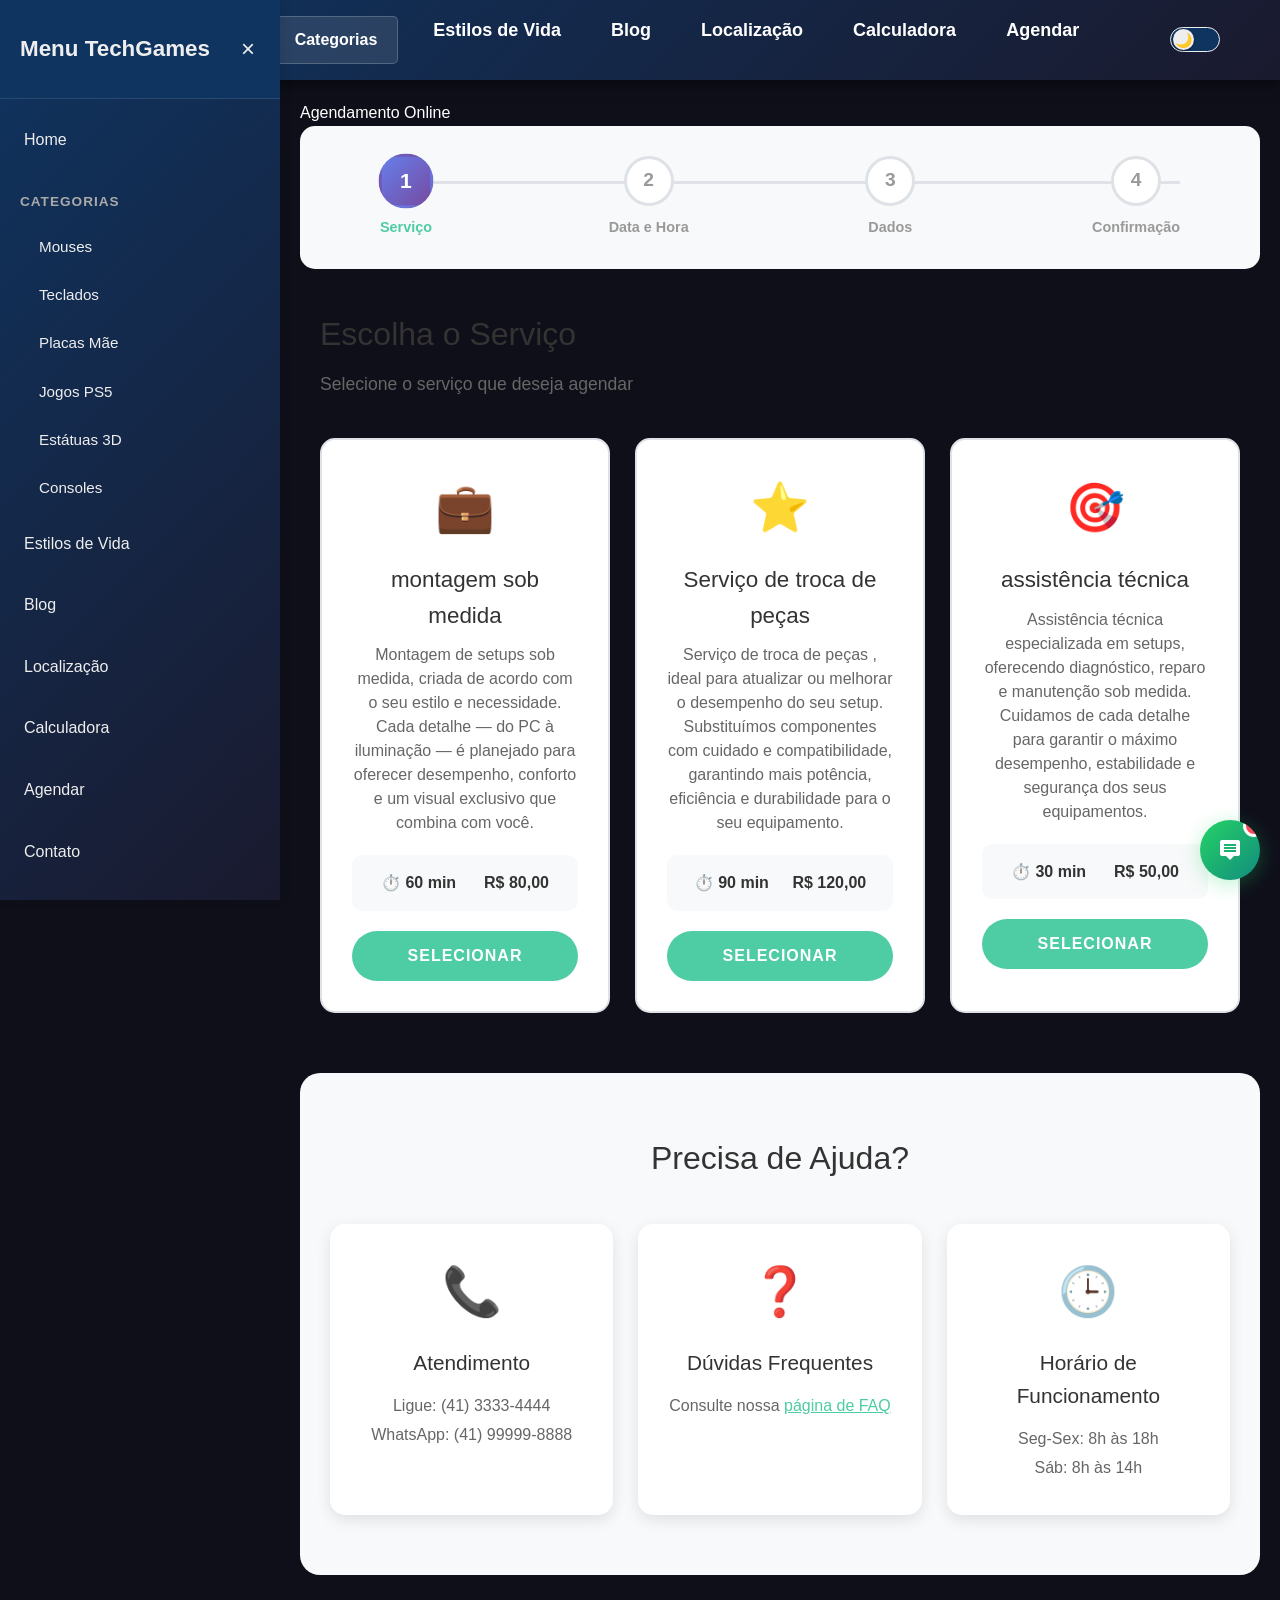
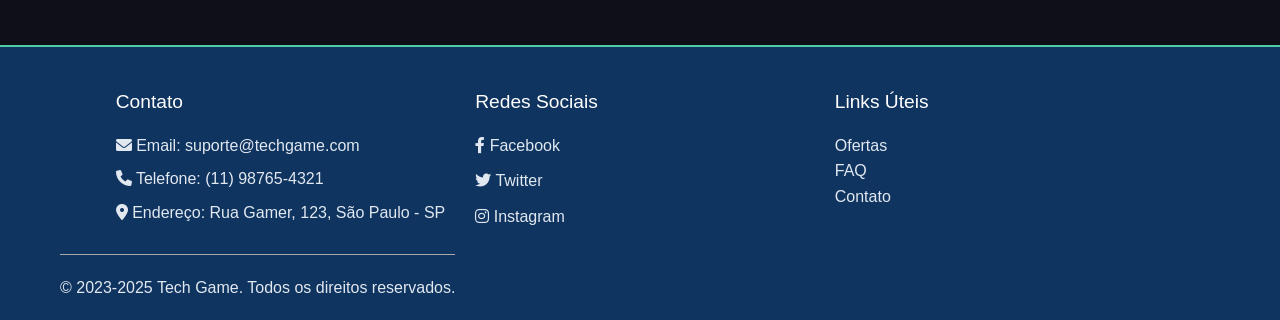
<file: agendamento.html>
<!DOCTYPE html>
<html lang="pt-BR" data-theme="dark">
<head>
    <meta charset="UTF-8">
    <meta name="viewport" content="width=device-width, initial-scale=1.0">
    <title>Agendamento Online - TechGames</title>
    
    <!-- CSS do Projeto -->
    <link rel="stylesheet" href="reset.css">
    <link rel="stylesheet" href="style.css">
    <link rel="stylesheet" href="agendamento.css">
    <link rel="stylesheet" href="https://cdnjs.cloudflare.com/ajax/libs/font-awesome/6.0.0-beta3/css/all.min.css" />
</head>
<body>
    <!-- Unified Header -->
    <header>
        <div class="container">
            <div class="logo-container">
                <img src="assets/baixados.png" alt="Tech Game Logo" class="logo-img">
            </div>
            <nav class="menu" role="navigation" aria-label="Menu principal">
                <ul>
                    <li class="header-menu">
                        <a href="index.html#faq" style="color: #ffffff;">FAQ</a>
                        <div class="category-menu">
                            <button class="category-menu-button">Categorias</button>
                            <div class="category-dropdown">
                                <a href="index.html#mouses">Mouse</a>
                                <a href="index.html#teclados">Teclado</a>
                                <a href="index.html#placas-mae">Placa Mãe</a>
                                <a href="index.html#jogos-ps5">Jogos PS5</a>
                                <a href="index.html#estatuas-3d">Estátuas 3D</a>
                                <a href="index.html#consoles">Consoles</a>
                            </div>
                        </div>
                    </li>
                    <li><a href="galeria.html" style="color: #ffffff;">Estilos de Vida</a></li>
                    <li><a href="blog.html" style="color: #ffffff;">Blog</a></li>
                    <li><a href="mapa.html" style="color: #ffffff;">Localização</a></li>
                    <li><a href="calculadora.html" style="color: #ffffff;">Calculadora</a></li>
                    <li><a href="agendamento.html" style="color: #ffffff;">Agendar</a></li>
                </ul>
            </nav>
            <div class="theme-toggle">
                <input type="checkbox" id="theme-toggle-checkbox" class="theme-toggle-checkbox">
                <label for="theme-toggle-checkbox" class="theme-toggle-label"><span class="theme-toggle-icon"></span></label>
            </div>
        </div>
    </header>

    <main>
        <h2 class="titulo-principal-produtos">Agendamento Online</h2>

        <!-- Progress Bar -->
        <div class="progress-container">
            <div class="progress-bar">
                <div class="progress-step active" data-step="1">
                    <div class="step-number">1</div>
                    <div class="step-label">Serviço</div>
                </div>
                <div class="progress-step" data-step="2">
                    <div class="step-number">2</div>
                    <div class="step-label">Data e Hora</div>
                </div>
                <div class="progress-step" data-step="3">
                    <div class="step-number">3</div>
                    <div class="step-label">Dados</div>
                </div>
                <div class="progress-step" data-step="4">
                    <div class="step-number">4</div>
                    <div class="step-label">Confirmação</div>
                </div>
            </div>
        </div>

        <!-- Container Principal -->
        <div class="agendamento-container">
            <!-- ETAPA 1: Seleção de Serviço -->
            <div class="etapa active" id="etapa1">
                <h3>Escolha o Serviço</h3>
                <p class="etapa-descricao">Selecione o serviço que deseja agendar</p>

                <div class="servicos-grid">
                    <!-- Serviço 1 - PERSONALIZE -->
                    <div class="servico-card" data-servico="servico1" data-duracao="60" data-preco="80.00">
                        <div class="servico-icon">💼</div>
                        <h4>montagem sob medida </h4>
                        <p class="servico-descricao">Montagem de setups sob medida, criada de acordo com o seu estilo e necessidade. Cada detalhe — do PC à iluminação — é planejado para oferecer desempenho, conforto e um visual exclusivo que combina com você.</p>
                        <div class="servico-info">
                            <span class="servico-duracao">⏱️ 60 min</span>
                            <span class="servico-preco">R$ 80,00</span>
                        </div>
                        <button class="btn-selecionar" onclick="selecionarServico(this)">Selecionar</button>
                    </div>

                    <!-- Serviço 2 - PERSONALIZE -->
                    <div class="servico-card" data-servico="servico2" data-duracao="90" data-preco="120.00">
                        <div class="servico-icon">⭐</div>
                        <h4>Serviço de troca de peças</h4>
                        <p class="servico-descricao">Serviço de troca de peças , ideal para atualizar ou melhorar o desempenho do seu setup. Substituímos componentes com cuidado e compatibilidade, garantindo mais potência, eficiência e durabilidade para o seu equipamento.</p>
                        <div class="servico-info">
                            <span class="servico-duracao">⏱️ 90 min</span>
                            <span class="servico-preco">R$ 120,00</span>
                        </div>
                        <button class="btn-selecionar" onclick="selecionarServico(this)">Selecionar</button>
                    </div>

                    <!-- Serviço 3 - PERSONALIZE -->
                    <div class="servico-card" data-servico="servico3" data-duracao="30" data-preco="50.00">
                        <div class="servico-icon">🎯</div>
                        <h4>assistência técnica</h4>
                        <p class="servico-descricao">Assistência técnica especializada em setups, oferecendo diagnóstico, reparo e manutenção sob medida. Cuidamos de cada detalhe para garantir o máximo desempenho, estabilidade e segurança dos seus equipamentos.</p>
                        <div class="servico-info">
                            <span class="servico-duracao">⏱️ 30 min</span>
                            <span class="servico-preco">R$ 50,00</span>
                        </div>
                        <button class="btn-selecionar" onclick="selecionarServico(this)">Selecionar</button>
                    </div>

                    <!-- Adicione mais serviços conforme necessário -->
                </div>
            </div>

            <!-- ETAPA 2: Seleção de Data e Hora -->
            <div class="etapa" id="etapa2">
                <h3>Escolha Data e Horário</h3>
                <p class="etapa-descricao">Selecione o dia e horário de sua preferência</p>

                <div class="calendario-horario-container">
                    <!-- Calendário -->
                    <div class="calendario-wrapper">
                        <div class="calendario-header">
                            <button class="btn-mes" id="mesAnterior">❮</button>
                            <h4 id="mesAnoAtual">Janeiro 2024</h4>
                            <button class="btn-mes" id="proximoMes">❯</button>
                        </div>
                        <div class="calendario-dias-semana">
                            <div>Dom</div>
                            <div>Seg</div>
                            <div>Ter</div>
                            <div>Qua</div>
                            <div>Qui</div>
                            <div>Sex</div>
                            <div>Sáb</div>
                        </div>
                        <div class="calendario-dias" id="calendarioDias">
                            <!-- Dias serão gerados pelo JavaScript -->
                        </div>
                    </div>

                    <!-- Horários Disponíveis -->
                    <div class="horarios-wrapper">
                        <h4>Horários Disponíveis</h4>
                        <div class="horarios-info">
                            <p id="dataSelcionadaTexto">Selecione uma data no calendário</p>
                        </div>
                        <div class="horarios-grid" id="horariosGrid">
                            <!-- Horários serão gerados pelo JavaScript -->
                        </div>
                    </div>
                </div>

                <div class="etapa-navegacao">
                    <button class="btn-voltar" onclick="voltarEtapa()">← Voltar</button>
                    <button class="btn-proximo" onclick="proximaEtapa()" disabled id="btnProximoEtapa2">Próximo →</button>
                </div>
            </div>

            <!-- ETAPA 3: Dados do Cliente -->
            <div class="etapa" id="etapa3">
                <h3>Seus Dados</h3>
                <p class="etapa-descricao">Preencha suas informações para confirmar o agendamento</p>

                <form class="form-dados" id="formDados">
                    <div class="form-row">
                        <div class="form-group">
                            <label for="nome">Nome Completo *</label>
                            <input type="text" id="nome" required placeholder="Seu nome completo">
                        </div>
                        <div class="form-group">
                            <label for="email">E-mail *</label>
                            <input type="email" id="email" required placeholder="seu@email.com">
                        </div>
                    </div>

                    <div class="form-row">
                        <div class="form-group">
                            <label for="telefone">Telefone/WhatsApp *</label>
                            <input type="tel" id="telefone" required placeholder="(00) 00000-0000">
                        </div>
                        <div class="form-group">
                            <label for="cpf">CPF</label>
                            <input type="text" id="cpf" placeholder="000.000.000-00">
                        </div>
                    </div>

                    <div class="form-group">
                        <label for="observacoes">Observações (opcional)</label>
                        <textarea id="observacoes" rows="4" placeholder="Alguma informação adicional que gostaria de compartilhar..."></textarea>
                    </div>

                    <div class="form-group checkbox-group">
                        <label class="checkbox-label">
                            <input type="checkbox" id="confirmaInfo" required>
                            <span class="checkbox-custom"></span>
                            Confirmo que as informações estão corretas
                        </label>
                    </div>

                    <div class="form-group checkbox-group">
                        <label class="checkbox-label">
                            <input type="checkbox" id="aceitaTermos" required>
                            <span class="checkbox-custom"></span>
                            Li e aceito os <a href="#" class="link-termos">termos de agendamento</a>
                        </label>
                    </div>

                    <div class="form-group checkbox-group">
                        <label class="checkbox-label">
                            <input type="checkbox" id="lembretes">
                            <span class="checkbox-custom"></span>
                            Desejo receber lembretes por WhatsApp/E-mail
                        </label>
                    </div>
                </form>

                <div class="etapa-navegacao">
                    <button class="btn-voltar" onclick="voltarEtapa()">← Voltar</button>
                    <button class="btn-proximo" onclick="proximaEtapa()">Revisar Agendamento →</button>
                </div>
            </div>

            <!-- ETAPA 4: Confirmação -->
            <div class="etapa" id="etapa4">
                <h3>Confirmar Agendamento</h3>
                <p class="etapa-descricao">Revise suas informações antes de confirmar</p>

                <div class="resumo-agendamento">
                    <div class="resumo-card">
                        <div class="resumo-icon">💼</div>
                        <div class="resumo-info">
                            <span class="resumo-label">Serviço</span>
                            <span class="resumo-valor" id="resumoServico">-</span>
                        </div>
                    </div>

                    <div class="resumo-card">
                        <div class="resumo-icon">📅</div>
                        <div class="resumo-info">
                            <span class="resumo-label">Data</span>
                            <span class="resumo-valor" id="resumoData">-</span>
                        </div>
                    </div>

                    <div class="resumo-card">
                        <div class="resumo-icon">⏰</div>
                        <div class="resumo-info">
                            <span class="resumo-label">Horário</span>
                            <span class="resumo-valor" id="resumoHorario">-</span>
                        </div>
                    </div>

                    <div class="resumo-card">
                        <div class="resumo-icon">⏱️</div>
                        <div class="resumo-info">
                            <span class="resumo-label">Duração</span>
                            <span class="resumo-valor" id="resumoDuracao">-</span>
                        </div>
                    </div>

                    <div class="resumo-card">
                        <div class="resumo-icon">💰</div>
                        <div class="resumo-info">
                            <span class="resumo-label">Valor</span>
                            <span class="resumo-valor" id="resumoValor">-</span>
                        </div>
                    </div>

                    <div class="resumo-card">
                        <div class="resumo-icon">👤</div>
                        <div class="resumo-info">
                            <span class="resumo-label">Cliente</span>
                            <span class="resumo-valor" id="resumoNome">-</span>
                        </div>
                    </div>
                </div>

                <div class="confirmacao-final">
                    <div class="confirmacao-aviso">
                        <svg viewBox="0 0 24 24" fill="currentColor">
                            <path d="M12 2C6.48 2 2 6.48 2 12s4.48 10 10 10 10-4.48 10-10S17.52 2 12 2zm1 15h-2v-2h2v2zm0-4h-2V7h2v6z"/>
                        </svg>
                        <p>Você receberá uma confirmação por e-mail e WhatsApp com os detalhes do agendamento.</p>
                    </div>

                    <div class="politica-cancelamento">
                        <h4>Política de Cancelamento</h4>
                        <ul>
                            <li>Cancelamento gratuito até 24h antes do horário agendado</li>
                            <li>Reagendamento disponível até 12h antes</li>
                            <li>Em caso de atraso, aguardaremos por 15 minutos</li>
                        </ul>
                    </div>
                </div>

                <div class="etapa-navegacao">
                    <button class="btn-voltar" onclick="voltarEtapa()">← Voltar</button>
                    <button class="btn-confirmar" onclick="confirmarAgendamento()">✓ Confirmar Agendamento</button>
                </div>
            </div>

            <!-- Modal de Sucesso -->
            <div class="modal-sucesso" id="modalSucesso">
                <div class="modal-content">
                    <div class="sucesso-icon">✓</div>
                    <h3>Agendamento Confirmado!</h3>
                    <p>Seu agendamento foi realizado com sucesso.</p>
                    <div class="sucesso-codigo">
                        <span>Código de Confirmação:</span>
                        <strong id="codigoConfirmacao">AG-00000</strong>
                    </div>
                    <p class="sucesso-info">Enviamos uma confirmação para seu e-mail e WhatsApp com todos os detalhes.</p>
                    <div class="sucesso-acoes">
                        <button class="btn-adicionar-calendario" onclick="adicionarCalendario()">
                            📅 Adicionar ao Calendário
                        </button>
                        <button class="btn-novo-agendamento" onclick="novoAgendamento()">
                            🔄 Novo Agendamento
                        </button>
                        <button class="btn-voltar-home" onclick="window.location.href='index.html'">
                            🏠 Voltar ao Início
                        </button>
                    </div>
                </div>
            </div>
        </div>

        <!-- Seção de Ajuda -->
        <section class="ajuda-section">
            <h3>Precisa de Ajuda?</h3>
            <div class="ajuda-grid">
                <div class="ajuda-card">
                    <div class="ajuda-icon">📞</div>
                    <h4>Atendimento</h4>
                    <p>Ligue: (41) 3333-4444</p>
                    <p>WhatsApp: (41) 99999-8888</p>
                </div>
                <div class="ajuda-card">
                    <div class="ajuda-icon">❓</div>
                    <h4>Dúvidas Frequentes</h4>
                    <p>Consulte nossa <a href="contato.html">página de FAQ</a></p>
                </div>
                <div class="ajuda-card">
                    <div class="ajuda-icon">🕒</div>
                    <h4>Horário de Funcionamento</h4>
                    <p>Seg-Sex: 8h às 18h</p>
                    <p>Sáb: 8h às 14h</p>
                </div>
            </div>
        </section>
    </main>

    <!-- Unified Mobile Sidebar Navigation -->
    <div class="sidebar" id="sidebar">
        <div class="sidebar-header">
            <h3>Menu TechGames</h3>
            <button class="close-btn" id="closeSidebar">&times;</button>
        </div>
        <ul class="sidebar-menu">
            <li><a href="index.html" class="categoria-btn">Home</a></li>
            <li>
                <div class="sidebar-submenu-title">Categorias</div>
                <ul class="sidebar-submenu">
                    <li><button class="categoria-btn" data-target="mouses">Mouses</button></li>
                    <li><button class="categoria-btn" data-target="teclados">Teclados</button></li>
                    <li><button class="categoria-btn" data-target="placas-mae">Placas Mãe</button></li>
                    <li><button class="categoria-btn" data-target="jogos-ps5">Jogos PS5</button></li>
                    <li><button class="categoria-btn" data-target="estatuas-3d">Estátuas 3D</button></li>
                    <li><button class="categoria-btn" data-target="consoles">Consoles</button></li>
                </ul>
            </li>
            <li><a href="galeria.html" class="categoria-btn">Estilos de Vida</a></li>
            <li><a href="blog.html" class="categoria-btn">Blog</a></li>
            <li><a href="mapa.html" class="categoria-btn">Localização</a></li>
            <li><a href="calculadora.html" class="categoria-btn">Calculadora</a></li>
            <li><a href="agendamento.html" class="categoria-btn">Agendar</a></li>
            <li><a href="contato.html" class="categoria-btn">Contato</a></li>
        </ul>
    </div>
    <div class="sidebar-overlay" id="sidebarOverlay"></div>
    <button class="mobile-toggle" id="mobileToggle"><span></span><span></span><span></span></button>

    <!-- Unified Footer -->
    <footer>
        <div class="container">
            <div class="footer-content">
                <div class="footer-section contact">
                    <h3 style="color: #ffffff;">Contato</h3>
                    <p style="color: #e2e8f0;"><i class="fas fa-envelope"></i> Email: suporte@techgame.com</p>
                    <p style="color: #e2e8f0;"><i class="fas fa-phone"></i> Telefone: (11) 98765-4321</p>
                    <p style="color: #e2e8f0;"><i class="fas fa-map-marker-alt"></i> Endereço: Rua Gamer, 123, São Paulo - SP</p>
                </div>
                <div class="footer-section social">
                    <h3 style="color: #ffffff;">Redes Sociais</h3>
                    <ul class="social-links">
                        <li><a href="https://facebook.com/techgame" target="_blank" aria-label="Facebook" style="color: #e2e8f0;"><i class="fab fa-facebook-f"></i> Facebook</a></li>
                        <li><a href="https://twitter.com/techgame" target="_blank" aria-label="Twitter" style="color: #e2e8f0;"><i class="fab fa-twitter"></i> Twitter</a></li>
                        <li><a href="https://instagram.com/techgame" target="_blank" aria-label="Instagram" style="color: #e2e8f0;"><i class="fab fa-instagram"></i> Instagram</a></li>
                    </ul>
                </div>
                <div class="footer-section links">
                    <h3 style="color: #ffffff;">Links Úteis</h3>
                    <ul>
                        <li><a href="index.html#ofertas" style="color: #e2e8f0;">Ofertas</a></li>
                        <li><a href="index.html#faq" style="color: #e2e8f0;">FAQ</a></li>
                        <li><a href="contato.html" style="color: #e2e8f0;">Contato</a></li>
                    </ul>
                </div>
            </div>
            <div class="footer-bottom"><p style="color: #e2e8f0;">&copy; 2023-2025 Tech Game. Todos os direitos reservados.</p></div>
        </div>
    </footer>

    <!-- Scripts do Site -->
    <script src="scripts.js"></script>
    <script src="agendamento.js"></script>
</body>
</html>
</file>
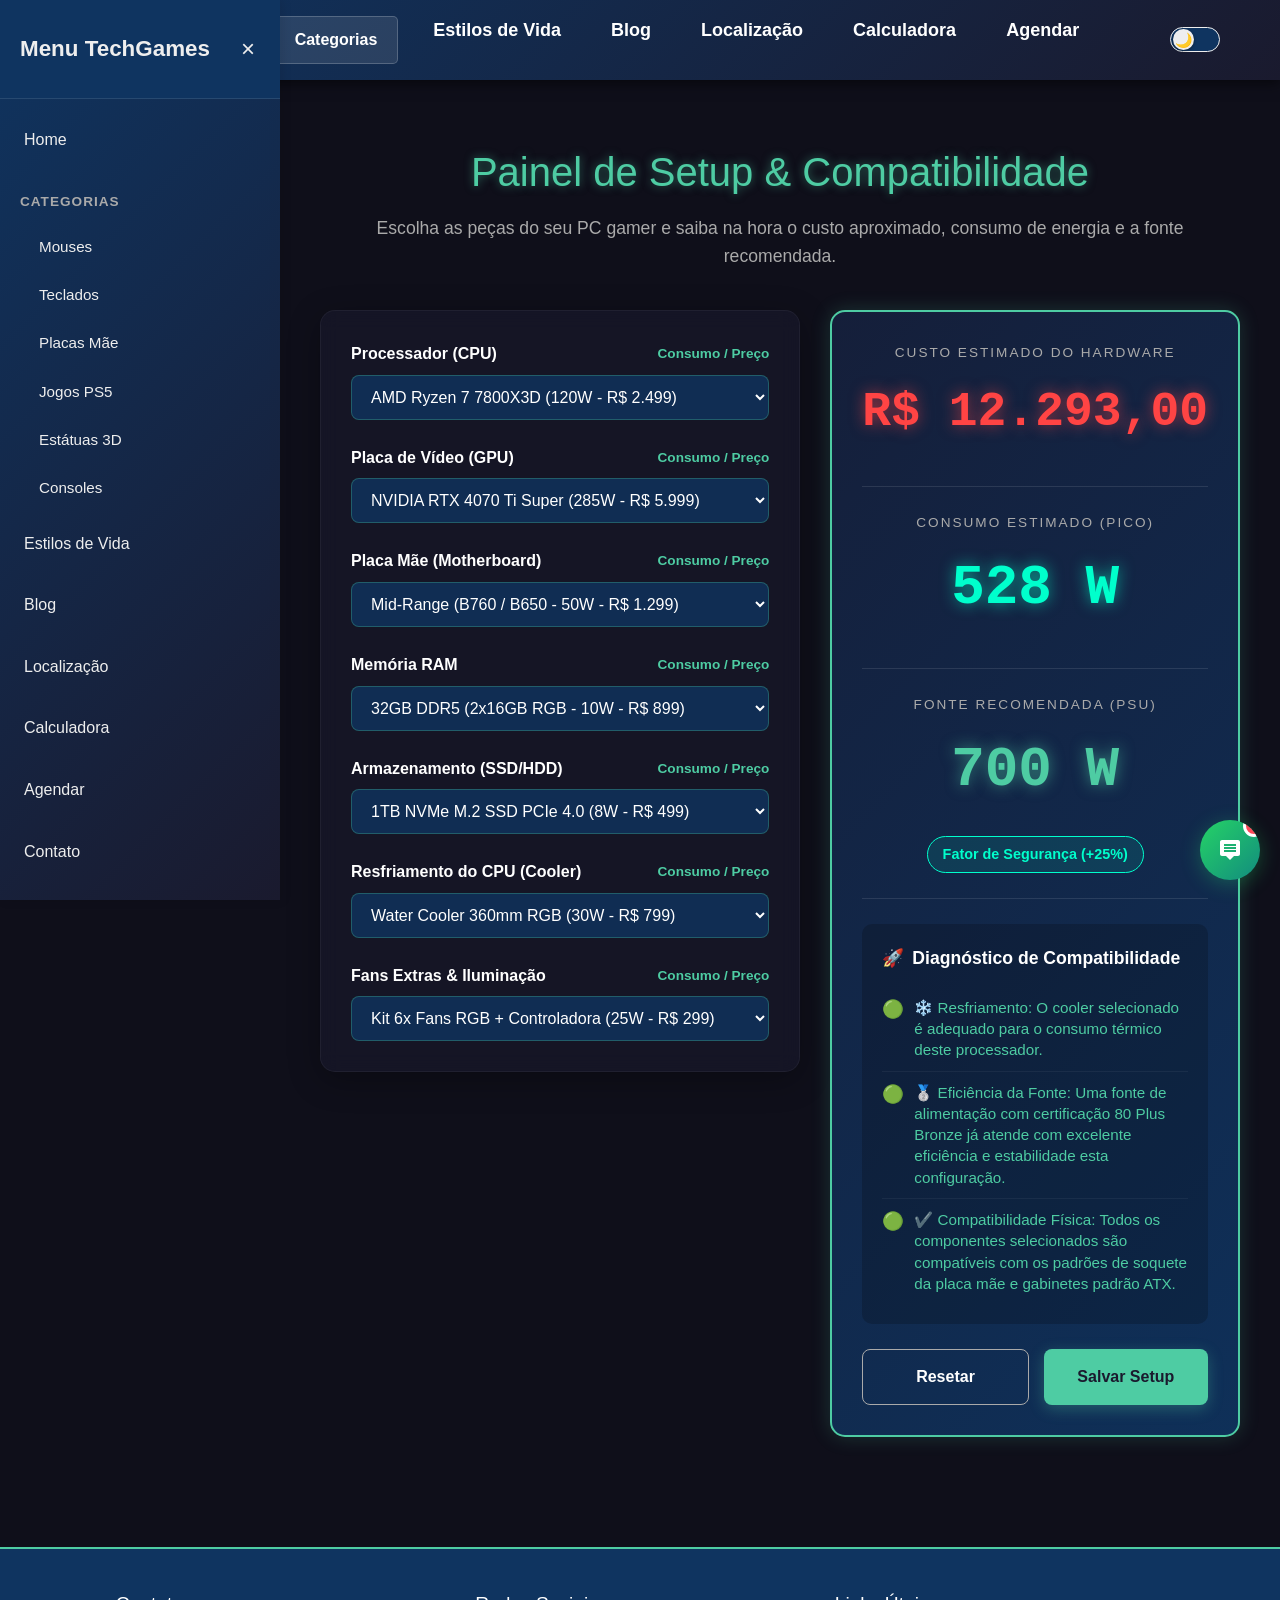
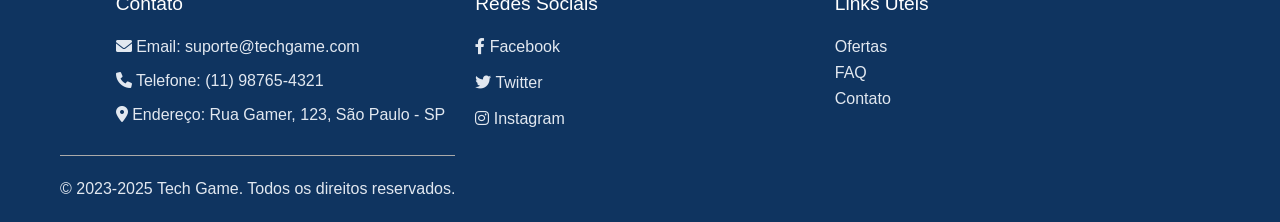
<file: calculadora.html>
<!DOCTYPE html>
<html lang="pt-BR" data-theme="dark">

<head>
    <meta charset="UTF-8">
    <meta name="viewport" content="width=device-width, initial-scale=1.0">
    <title>Calculadora de Hardware - TechGames</title>

    <!-- CSS do Projeto -->
    <link rel="stylesheet" href="reset.css">
    <link rel="stylesheet" href="style.css">
    <link rel="stylesheet" href="calculadora.css">
    <link rel="stylesheet" href="https://cdnjs.cloudflare.com/ajax/libs/font-awesome/6.0.0-beta3/css/all.min.css" />
</head>

<body>
    <!-- Unified Header -->
    <header>
        <div class="container">
            <div class="logo-container">
                <img src="assets/baixados.png" alt="Tech Game Logo" class="logo-img">
            </div>
            <nav class="menu" role="navigation" aria-label="Menu principal">
                <ul>
                    <li class="header-menu">
                        <a href="index.html#faq" style="color: #ffffff;">FAQ</a>
                        <div class="category-menu">
                            <button class="category-menu-button">Categorias</button>
                            <div class="category-dropdown">
                                <a href="index.html#mouses">Mouse</a>
                                <a href="index.html#teclados">Teclado</a>
                                <a href="index.html#placas-mae">Placa Mãe</a>
                                <a href="index.html#jogos-ps5">Jogos PS5</a>
                                <a href="index.html#estatuas-3d">Estátuas 3D</a>
                                <a href="index.html#consoles">Consoles</a>
                            </div>
                        </div>
                    </li>
                    <li><a href="galeria.html" style="color: #ffffff;">Estilos de Vida</a></li>
                    <li><a href="blog.html" style="color: #ffffff;">Blog</a></li>
                    <li><a href="mapa.html" style="color: #ffffff;">Localização</a></li>
                    <li><a href="calculadora.html" style="color: #ffffff;">Calculadora</a></li>
                    <li><a href="agendamento.html" style="color: #ffffff;">Agendar</a></li>
                </ul>
            </nav>
            <div class="theme-toggle">
                <input type="checkbox" id="theme-toggle-checkbox" class="theme-toggle-checkbox">
                <label for="theme-toggle-checkbox" class="theme-toggle-label"><span class="theme-toggle-icon"></span></label>
            </div>
        </div>
    </header>

    <!-- Main Content -->
    <main>
        <div class="calc-container">
            <div class="calc-title-section">
                <h1>Painel de Setup & Compatibilidade</h1>
                <p>Escolha as peças do seu PC gamer e saiba na hora o custo aproximado, consumo de energia e a fonte recomendada.</p>
            </div>

            <div class="calc-grid">
                <!-- Painel de Seleção -->
                <form class="selection-panel" id="calculatorForm">
                    <!-- CPU -->
                    <div class="selection-group">
                        <label for="selectCpu">Processador (CPU) <span>Consumo / Preço</span></label>
                        <select id="selectCpu" class="custom-select">
                            <option value="i9" data-power="125" data-price="3899">Intel Core i9-14900K (125W - R$ 3.899)</option>
                            <option value="r9" data-power="170" data-price="3499">AMD Ryzen 9 7950X (170W - R$ 3.499)</option>
                            <option value="i7" data-power="125" data-price="2799">Intel Core i7-14700K (125W - R$ 2.799)</option>
                            <option value="r7" data-power="120" data-price="2499" selected>AMD Ryzen 7 7800X3D (120W - R$ 2.499)</option>
                            <option value="i5" data-power="125" data-price="1999">Intel Core i5-14600K (125W - R$ 1.999)</option>
                            <option value="r5" data-power="105" data-price="1399">AMD Ryzen 5 7600X (105W - R$ 1.399)</option>
                        </select>
                    </div>

                    <!-- GPU -->
                    <div class="selection-group">
                        <label for="selectGpu">Placa de Vídeo (GPU) <span>Consumo / Preço</span></label>
                        <select id="selectGpu" class="custom-select">
                            <option value="rtx4090" data-power="450" data-price="12999">NVIDIA RTX 4090 (450W - R$ 12.999)</option>
                            <option value="rtx4080" data-power="320" data-price="7999">NVIDIA RTX 4080 Super (320W - R$ 7.999)</option>
                            <option value="rx7900" data-power="355" data-price="6899">AMD RX 7900 XTX (355W - R$ 6.899)</option>
                            <option value="rtx4070" data-power="285" data-price="5999" selected>NVIDIA RTX 4070 Ti Super (285W - R$ 5.999)</option>
                            <option value="rx7800" data-power="263" data-price="3799">AMD RX 7800 XT (263W - R$ 3.799)</option>
                            <option value="rtx4060" data-power="160" data-price="2499">NVIDIA RTX 4060 Ti (160W - R$ 2.499)</option>
                            <option value="none" data-power="0" data-price="0">Vídeo Integrado (0W - R$ 0)</option>
                        </select>
                    </div>

                    <!-- Mobo -->
                    <div class="selection-group">
                        <label for="selectMobo">Placa Mãe (Motherboard) <span>Consumo / Preço</span></label>
                        <select id="selectMobo" class="custom-select">
                            <option value="high" data-power="80" data-price="2299">High-End (Z790 / X670 - 80W - R$ 2.299)</option>
                            <option value="mid" data-power="50" data-price="1299" selected>Mid-Range (B760 / B650 - 50W - R$ 1.299)</option>
                            <option value="low" data-power="40" data-price="699">Entry-Level (H610 / A620 - 40W - R$ 699)</option>
                        </select>
                    </div>

                    <!-- RAM -->
                    <div class="selection-group">
                        <label for="selectRam">Memória RAM <span>Consumo / Preço</span></label>
                        <select id="selectRam" class="custom-select">
                            <option value="64" data-power="15" data-price="1599">64GB DDR5 (2x32GB RGB - 15W - R$ 1.599)</option>
                            <option value="32" data-power="10" data-price="899" selected>32GB DDR5 (2x16GB RGB - 10W - R$ 899)</option>
                            <option value="16d5" data-power="8" data-price="499">16GB DDR5 (2x8GB RGB - 8W - R$ 499)</option>
                            <option value="16d4" data-power="6" data-price="299">16GB DDR4 (2x8GB - 6W - R$ 299)</option>
                        </select>
                    </div>

                    <!-- Storage -->
                    <div class="selection-group">
                        <label for="selectStorage">Armazenamento (SSD/HDD) <span>Consumo / Preço</span></label>
                        <select id="selectStorage" class="custom-select">
                            <option value="ssd5" data-power="10" data-price="1299">2TB NVMe M.2 SSD PCIe 5.0 (10W - R$ 1.299)</option>
                            <option value="ssd4" data-power="8" data-price="499" selected>1TB NVMe M.2 SSD PCIe 4.0 (8W - R$ 499)</option>
                            <option value="sata" data-power="15" data-price="399">2TB SATA SSD / HDD Combo (15W - R$ 399)</option>
                        </select>
                    </div>

                    <!-- Cooler -->
                    <div class="selection-group">
                        <label for="selectCooler">Resfriamento do CPU (Cooler) <span>Consumo / Preço</span></label>
                        <select id="selectCooler" class="custom-select">
                            <option value="wc360" data-power="30" data-price="799" selected>Water Cooler 360mm RGB (30W - R$ 799)</option>
                            <option value="wc240" data-power="20" data-price="499">Water Cooler 240mm RGB (20W - R$ 499)</option>
                            <option value="air" data-power="10" data-price="249">Air Cooler Torre (10W - R$ 249)</option>
                            <option value="box" data-power="5" data-price="0">Cooler Box Padrão (5W - R$ 0)</option>
                        </select>
                    </div>

                    <!-- Fans -->
                    <div class="selection-group">
                        <label for="selectFans">Fans Extras & Iluminação <span>Consumo / Preço</span></label>
                        <select id="selectFans" class="custom-select">
                            <option value="6rgb" data-power="25" data-price="299" selected>Kit 6x Fans RGB + Controladora (25W - R$ 299)</option>
                            <option value="3rgb" data-power="12" data-price="149">Kit 3x Fans RGB (12W - R$ 149)</option>
                            <option value="none" data-power="0" data-price="0">Sem Fans Extras (0W - R$ 0)</option>
                        </select>
                    </div>
                </form>

                <!-- Painel de Resultados (Dashboard) -->
                <div class="results-panel">
                    <div class="result-card">
                        <div class="result-label">Custo Estimado do Hardware</div>
                        <div class="result-value-large" id="costDisplay">R$ 0,00</div>
                    </div>

                    <div class="result-card">
                        <div class="result-label">Consumo Estimado (Pico)</div>
                        <div class="result-value-power" id="powerDisplay">0 W</div>
                    </div>

                    <div class="result-card">
                        <div class="result-label">Fonte Recomendada (PSU)</div>
                        <div class="result-value-power" id="psuRecommendation" style="color: #4ecca3; text-shadow: 0 0 15px rgba(78, 204, 163, 0.6);">400 W</div>
                        <div class="psu-badge-container">Fator de Segurança (+25%)</div>
                    </div>

                    <div class="compatibility-section">
                        <div class="compatibility-title">
                            <span>🚀</span> Diagnóstico de Compatibilidade
                        </div>
                        <ul class="compatibility-list" id="compatibilityList">
                            <!-- Injetado dinamicamente via JS -->
                        </ul>
                    </div>

                    <div class="calc-actions">
                        <button class="btn-calc btn-calc-secondary" id="btnReset">Resetar</button>
                        <button class="btn-calc btn-calc-primary" id="btnSave">Salvar Setup</button>
                    </div>
                </div>
            </div>
        </div>
    </main>

    <!-- Unified Mobile Sidebar Navigation -->
    <div class="sidebar" id="sidebar">
        <div class="sidebar-header">
            <h3>Menu TechGames</h3>
            <button class="close-btn" id="closeSidebar">&times;</button>
        </div>
        <ul class="sidebar-menu">
            <li><a href="index.html" class="categoria-btn">Home</a></li>
            <li>
                <div class="sidebar-submenu-title">Categorias</div>
                <ul class="sidebar-submenu">
                    <li><button class="categoria-btn" data-target="mouses">Mouses</button></li>
                    <li><button class="categoria-btn" data-target="teclados">Teclados</button></li>
                    <li><button class="categoria-btn" data-target="placas-mae">Placas Mãe</button></li>
                    <li><button class="categoria-btn" data-target="jogos-ps5">Jogos PS5</button></li>
                    <li><button class="categoria-btn" data-target="estatuas-3d">Estátuas 3D</button></li>
                    <li><button class="categoria-btn" data-target="consoles">Consoles</button></li>
                </ul>
            </li>
            <li><a href="galeria.html" class="categoria-btn">Estilos de Vida</a></li>
            <li><a href="blog.html" class="categoria-btn">Blog</a></li>
            <li><a href="mapa.html" class="categoria-btn">Localização</a></li>
            <li><a href="calculadora.html" class="categoria-btn">Calculadora</a></li>
            <li><a href="agendamento.html" class="categoria-btn">Agendar</a></li>
            <li><a href="contato.html" class="categoria-btn">Contato</a></li>
        </ul>
    </div>
    <div class="sidebar-overlay" id="sidebarOverlay"></div>
    <button class="mobile-toggle" id="mobileToggle"><span></span><span></span><span></span></button>

    <!-- Unified Footer -->
    <footer>
        <div class="container">
            <div class="footer-content">
                <div class="footer-section contact">
                    <h3 style="color: #ffffff;">Contato</h3>
                    <p style="color: #e2e8f0;"><i class="fas fa-envelope"></i> Email: suporte@techgame.com</p>
                    <p style="color: #e2e8f0;"><i class="fas fa-phone"></i> Telefone: (11) 98765-4321</p>
                    <p style="color: #e2e8f0;"><i class="fas fa-map-marker-alt"></i> Endereço: Rua Gamer, 123, São Paulo - SP</p>
                </div>
                <div class="footer-section social">
                    <h3 style="color: #ffffff;">Redes Sociais</h3>
                    <ul class="social-links">
                        <li><a href="https://facebook.com/techgame" target="_blank" aria-label="Facebook" style="color: #e2e8f0;"><i class="fab fa-facebook-f"></i> Facebook</a></li>
                        <li><a href="https://twitter.com/techgame" target="_blank" aria-label="Twitter" style="color: #e2e8f0;"><i class="fab fa-twitter"></i> Twitter</a></li>
                        <li><a href="https://instagram.com/techgame" target="_blank" aria-label="Instagram" style="color: #e2e8f0;"><i class="fab fa-instagram"></i> Instagram</a></li>
                    </ul>
                </div>
                <div class="footer-section links">
                    <h3 style="color: #ffffff;">Links Úteis</h3>
                    <ul>
                        <li><a href="index.html#ofertas" style="color: #e2e8f0;">Ofertas</a></li>
                        <li><a href="index.html#faq" style="color: #e2e8f0;">FAQ</a></li>
                        <li><a href="contato.html" style="color: #e2e8f0;">Contato</a></li>
                    </ul>
                </div>
            </div>
            <div class="footer-bottom"><p style="color: #e2e8f0;">&copy; 2023-2025 Tech Game. Todos os direitos reservados.</p></div>
        </div>
    </footer>

    <!-- Scripts do Site -->
    <script src="scripts.js"></script>
    <script src="calculadora.js"></script>
</body>

</html>
</file>
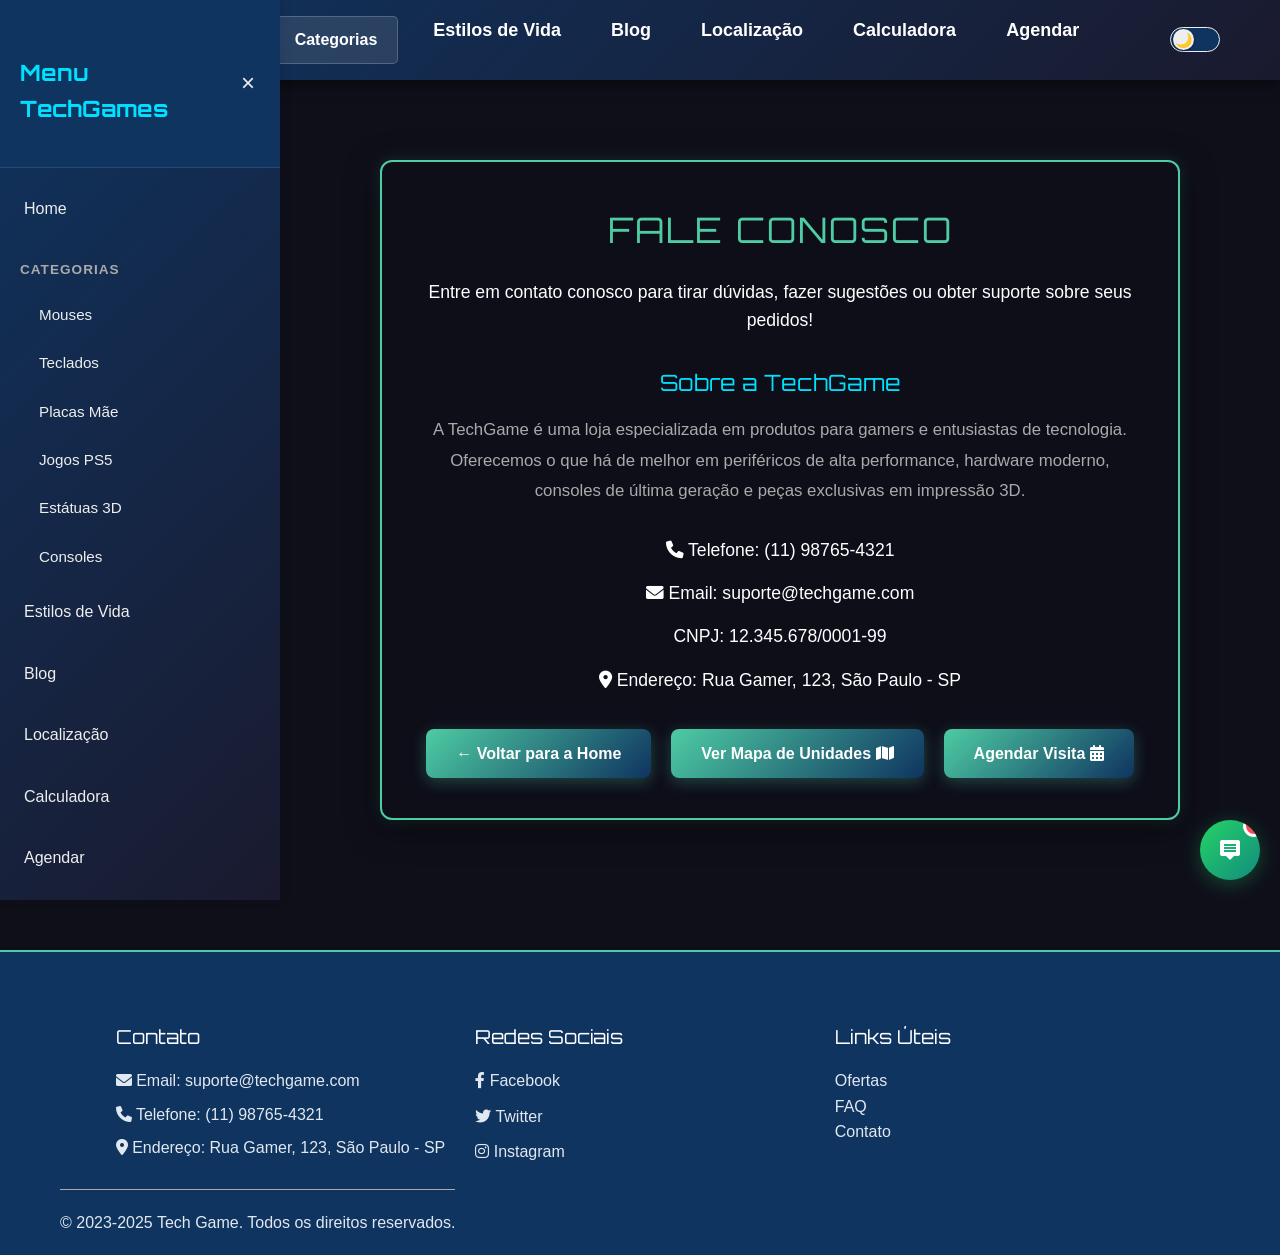
<file: contato.html>
<!DOCTYPE html>
<html lang="pt-BR" data-theme="dark">

<head>
    <meta charset="UTF-8">
    <meta name="viewport" content="width=device-width, initial-scale=1.0">
    <title>Contato - TechGame</title>
    
    <!-- CSS global e de reset -->
    <link rel="stylesheet" href="reset.css">
    <link rel="stylesheet" href="style.css">

    <!-- Google Fonts -->
    <link href="https://fonts.googleapis.com/css2?family=Orbitron:wght@500;700&family=Poppins:wght@300;400;600&display=swap" rel="stylesheet">
    <link rel="stylesheet" href="https://cdnjs.cloudflare.com/ajax/libs/font-awesome/6.0.0-beta3/css/all.min.css" />

    <style>
        body {
            font-family: 'Poppins', sans-serif;
            min-height: 100vh;
            background: #0f0f1a;
            transition: background 0.3s ease, color 0.3s ease;
        }

        /* Ambient background image for contact section */
        .contact-section-bg {
            background: url("https://images.unsplash.com/photo-1619731925217-14e5e0db41e4?w=1920") no-repeat center center;
            background-size: cover;
            padding: 60px 20px;
            min-height: calc(100vh - 180px);
            display: flex;
            justify-content: center;
            align-items: center;
        }
        
        .contact-box {
            width: 100%;
            max-width: 800px;
            padding: 40px;
            background: rgba(15, 15, 26, 0.85);
            backdrop-filter: blur(10px);
            border-radius: 12px;
            border: 2px solid var(--accent-color, #4ecca3);
            box-shadow: 0 8px 32px rgba(0, 0, 0, 0.5), 0 0 15px rgba(78, 204, 163, 0.2);
            text-align: center;
        }
        
        h2 {
            color: var(--accent-color, #4ecca3);
            font-family: 'Orbitron', sans-serif;
            margin-bottom: 20px;
            font-size: 2.2rem;
            text-transform: uppercase;
            letter-spacing: 2px;
        }
        
        h3 {
            color: #00e0ff;
            font-family: 'Orbitron', sans-serif;
            margin-top: 30px;
            margin-bottom: 15px;
            font-size: 1.4rem;
        }
        
        .description p {
            font-size: 1.05rem;
            line-height: 1.8;
            color: var(--secondary-text, #aaa);
        }
        
        .contact-info {
            margin-top: 30px;
            font-size: 1.1em;
            display: flex;
            flex-direction: column;
            gap: 15px;
            align-items: center;
        }
        
        .contact-info p {
            margin: 0;
            color: var(--text-color, #fff);
        }
        
        .contact-actions {
            margin-top: 35px;
            display: flex;
            gap: 20px;
            justify-content: center;
            flex-wrap: wrap;
        }
        
        .btn-action {
            padding: 12px 30px;
            background: linear-gradient(135deg, var(--accent-color, #4ecca3), #0f3460);
            color: white;
            text-decoration: none;
            border-radius: 8px;
            font-weight: 600;
            transition: all 0.3s ease;
            box-shadow: 0 4px 15px rgba(78, 204, 163, 0.3);
            border: none;
            cursor: pointer;
        }
        
        .btn-action:hover {
            background: linear-gradient(135deg, #00e0ff, #0f3460);
            transform: translateY(-3px);
            box-shadow: 0 8px 20px rgba(0, 224, 255, 0.4);
        }

        /* Light mode adjustments */
        [data-theme="light"] .contact-box {
            background: rgba(255, 255, 255, 0.9);
            box-shadow: 0 8px 32px rgba(0, 0, 0, 0.1);
            border-color: #0f3460;
        }

        [data-theme="light"] h2 {
            color: #0f3460;
        }

        [data-theme="light"] h3 {
            color: #764ba2;
        }

        [data-theme="light"] .btn-action {
            background: linear-gradient(135deg, #0f3460, #16213e);
            box-shadow: 0 4px 15px rgba(15, 52, 96, 0.3);
        }

        [data-theme="light"] .btn-action:hover {
            background: linear-gradient(135deg, #764ba2, #667eea);
            box-shadow: 0 8px 20px rgba(118, 75, 162, 0.4);
        }

        @media (max-width: 768px) {
            .contact-box {
                padding: 25px;
            }
            h2 {
                font-size: 1.8rem;
            }
        }
    </style>
</head>

<body>
    <!-- Unified Header -->
    <header>
        <div class="container">
            <div class="logo-container">
                <img src="assets/baixados.png" alt="Tech Game Logo" class="logo-img">
            </div>
            <nav class="menu" role="navigation" aria-label="Menu principal">
                <ul>
                    <li class="header-menu">
                        <a href="index.html#faq" style="color: #ffffff;">FAQ</a>
                        <div class="category-menu">
                            <button class="category-menu-button">Categorias</button>
                            <div class="category-dropdown">
                                <a href="index.html#mouses">Mouse</a>
                                <a href="index.html#teclados">Teclado</a>
                                <a href="index.html#placas-mae">Placa Mãe</a>
                                <a href="index.html#jogos-ps5">Jogos PS5</a>
                                <a href="index.html#estatuas-3d">Estátuas 3D</a>
                                <a href="index.html#consoles">Consoles</a>
                            </div>
                        </div>
                    </li>
                    <li><a href="galeria.html" style="color: #ffffff;">Estilos de Vida</a></li>
                    <li><a href="blog.html" style="color: #ffffff;">Blog</a></li>
                    <li><a href="mapa.html" style="color: #ffffff;">Localização</a></li>
                    <li><a href="calculadora.html" style="color: #ffffff;">Calculadora</a></li>
                    <li><a href="agendamento.html" style="color: #ffffff;">Agendar</a></li>
                </ul>
            </nav>
            <div class="theme-toggle">
                <input type="checkbox" id="theme-toggle-checkbox" class="theme-toggle-checkbox">
                <label for="theme-toggle-checkbox" class="theme-toggle-label"><span class="theme-toggle-icon"></span></label>
            </div>
        </div>
    </header>

    <!-- Unified Main Layout with Sidebar -->
    <main>
        <section class="contact-section-bg">
            <div class="contact-box">
                <h2>Fale Conosco</h2>
                <p style="color: var(--text-color); font-size: 1.1rem;">Entre em contato conosco para tirar dúvidas, fazer sugestões ou obter suporte sobre seus pedidos!</p>

                <div class="description">
                    <h3>Sobre a TechGame</h3>
                    <p>
                        A <b>TechGame</b> é uma loja especializada em produtos para gamers e entusiastas de tecnologia. Oferecemos o que há de melhor em periféricos de alta performance, hardware moderno, consoles de última geração e peças exclusivas em impressão 3D.
                    </p>
                </div>

                <div class="contact-info">
                    <p><strong><i class="fas fa-phone"></i> Telefone:</strong> (11) 98765-4321</p>
                    <p><strong><i class="fas fa-envelope"></i> Email:</strong> suporte@techgame.com</p>
                    <p><strong><i class="file-invoice"></i> CNPJ:</strong> 12.345.678/0001-99</p>
                    <p><strong><i class="fas fa-map-marker-alt"></i> Endereço:</strong> Rua Gamer, 123, São Paulo - SP</p>
                </div>

                <div class="contact-actions">
                    <a href="index.html" class="btn-action">← Voltar para a Home</a>
                    <a href="mapa.html" class="btn-action">Ver Mapa de Unidades <i class="fas fa-map"></i></a>
                    <a href="agendamento.html" class="btn-action">Agendar Visita <i class="fas fa-calendar-alt"></i></a>
                </div>
            </div>
        </section>
    </main>

    <!-- Unified Mobile Sidebar Navigation -->
    <div class="sidebar" id="sidebar">
        <div class="sidebar-header">
            <h3>Menu TechGames</h3>
            <button class="close-btn" id="closeSidebar">&times;</button>
        </div>
        <ul class="sidebar-menu">
            <li><a href="index.html" class="categoria-btn">Home</a></li>
            <li>
                <div class="sidebar-submenu-title">Categorias</div>
                <ul class="sidebar-submenu">
                    <li><button class="categoria-btn" data-target="mouses">Mouses</button></li>
                    <li><button class="categoria-btn" data-target="teclados">Teclados</button></li>
                    <li><button class="categoria-btn" data-target="placas-mae">Placas Mãe</button></li>
                    <li><button class="categoria-btn" data-target="jogos-ps5">Jogos PS5</button></li>
                    <li><button class="categoria-btn" data-target="estatuas-3d">Estátuas 3D</button></li>
                    <li><button class="categoria-btn" data-target="consoles">Consoles</button></li>
                </ul>
            </li>
            <li><a href="galeria.html" class="categoria-btn">Estilos de Vida</a></li>
            <li><a href="blog.html" class="categoria-btn">Blog</a></li>
            <li><a href="mapa.html" class="categoria-btn">Localização</a></li>
            <li><a href="calculadora.html" class="categoria-btn">Calculadora</a></li>
            <li><a href="agendamento.html" class="categoria-btn">Agendar</a></li>
            <li><a href="contato.html" class="categoria-btn">Contato</a></li>
        </ul>
    </div>
    <div class="sidebar-overlay" id="sidebarOverlay"></div>
    <button class="mobile-toggle" id="mobileToggle"><span></span><span></span><span></span></button>

    <!-- Unified Footer -->
    <footer>
        <div class="container">
            <div class="footer-content">
                <div class="footer-section contact">
                    <h3 style="color: #ffffff;">Contato</h3>
                    <p style="color: #e2e8f0;"><i class="fas fa-envelope"></i> Email: suporte@techgame.com</p>
                    <p style="color: #e2e8f0;"><i class="fas fa-phone"></i> Telefone: (11) 98765-4321</p>
                    <p style="color: #e2e8f0;"><i class="fas fa-map-marker-alt"></i> Endereço: Rua Gamer, 123, São Paulo - SP</p>
                </div>
                <div class="footer-section social">
                    <h3 style="color: #ffffff;">Redes Sociais</h3>
                    <ul class="social-links">
                        <li><a href="https://facebook.com/techgame" target="_blank" aria-label="Facebook" style="color: #e2e8f0;"><i class="fab fa-facebook-f"></i> Facebook</a></li>
                        <li><a href="https://twitter.com/techgame" target="_blank" aria-label="Twitter" style="color: #e2e8f0;"><i class="fab fa-twitter"></i> Twitter</a></li>
                        <li><a href="https://instagram.com/techgame" target="_blank" aria-label="Instagram" style="color: #e2e8f0;"><i class="fab fa-instagram"></i> Instagram</a></li>
                    </ul>
                </div>
                <div class="footer-section links">
                    <h3 style="color: #ffffff;">Links Úteis</h3>
                    <ul>
                        <li><a href="index.html#ofertas" style="color: #e2e8f0;">Ofertas</a></li>
                        <li><a href="index.html#faq" style="color: #e2e8f0;">FAQ</a></li>
                        <li><a href="contato.html" style="color: #e2e8f0;">Contato</a></li>
                    </ul>
                </div>
            </div>
            <div class="footer-bottom"><p style="color: #e2e8f0;">&copy; 2023-2025 Tech Game. Todos os direitos reservados.</p></div>
        </div>
    </footer>

    <!-- Global Scripts -->
    <script src="scripts.js"></script>
</body>

</html>
</file>
<file: style.css>
/* === RESET === */
* {
    margin: 0;
    padding: 0;
    box-sizing: border-box;
    font-family: 'Segoe UI', Tahoma, Geneva, Verdana, sans-serif;
}

/* === VARIÁVEIS DE TEMA === */
:root {
    /* Cores do Tema Escuro Padrão */
    --bg-body: #0f0f1a;
    --text-color: #fff;
    --header-bg: linear-gradient(135deg, #0f3460, #1a1a2e);
    --header-text: #eeeeee;
    --submenu-bg: #0f3460;
    --submenu-hover-bg: #4ecca3;
    --submenu-hover-text: #1a1a2e;
    --submenu-border: transparent;
    --banner-bg: rgba(0, 191, 255, 0.2);
    --banner-border: rgba(255, 255, 255, 0.2);
    --banner-h1-color: #00ff00;
    --banner-text-shadow: 0 0 10px #00ff00, 0 0 20px #00ffcc;
    --banner-p-shadow: 0 0 5px #ffffff, 0 0 10px #00ffff;
    --category-bg: linear-gradient(135deg, #0f3460, #16213e);
    --category-hover-bg: linear-gradient(135deg, #4ecca3, #0f3460);
    --category-title: #4ecca3;
    --product-bg: #16213e;
    --product-text: #eeeeee;
    --product-hover-shadow: rgba(0, 0, 0, 0.4);
    --preco-color: #4ecca3;
    --faq-bg: #16213e;
    --faq-question-bg: #1a2a44;
    --faq-question-hover-bg: #4ecca3;
    --faq-question-hover-text: #1a1a2e;
    --faq-answer-bg: #1a1a2e;
    --faq-answer-text: #e0e0e0;
    --depoimento-bg: #0f3460;
    --depoimento-text: #eeeeee;
    --depoimento-nav-dot: #aaaaaa;
    --depoimento-nav-dot-active: #4ecca3;
    --galeria-item-bg: #f8f9fa;
    --galeria-overlay-bg: linear-gradient(to top, rgba(0, 0, 0, 0.9) 0%, rgba(0, 0, 0, 0.7) 50%, rgba(0, 0, 0, 0) 100%);
    --galeria-overlay-text: #fff;
    --filtro-btn-bg: #fff;
    --filtro-btn-border: #dee2e6;
    --filtro-btn-active-bg: linear-gradient(135deg, #667eea 0%, #764ba2 100%);
    --filtro-btn-active-text: #fff;
    --stats-bg: linear-gradient(135deg, #667eea 0%, #764ba2 100%);
    --stats-card-bg: rgba(255, 255, 255, 0.1);
    --stats-card-hover-bg: rgba(255, 255, 255, 0.15);
    --stats-text: #fff;
    --footer-bg: #0f3460;
    --footer-border: #4ecca3;
    --accent-color: #4ecca3;
    --secondary-text: #aaaaaa;
    --desconto-color: #ff4444;

    /* === NOVAS VARIÁVEIS PARA SIDEBAR === */
    --sidebar-bg: var(--header-bg);
    --sidebar-text: var(--header-text);
    --sidebar-hover-bg: rgba(78, 204, 163, 0.2);
    --sidebar-active-border: var(--accent-color);
    --sidebar-header-bg: var(--submenu-bg);
    --mobile-toggle-bg: var(--accent-color);
}

/* === Aplicação do Tema Claro (data-theme="light") === */
:root[data-theme="light"],
.light-theme {
    --bg-body: #f4f7f6;
    --text-color: #333;
    --header-bg: linear-gradient(135deg, #ffffff, #e0e0e0);
    --header-text: #1a1a2e;
    --submenu-hover-bg: #0f3460;
    --submenu-hover-text: #ffffff;
    --category-bg: #ffffff;
    --category-title: #0f3460;
    --product-bg: #f8f8f8;
    --product-text: #1a1a2e;
    --product-hover-shadow: rgba(0, 0, 0, 0.1);
    --preco-color: #e63946;
    --faq-bg: #f0f0f0;
    --faq-question-bg: #ffffff;
    --faq-question-hover-bg: #0f3460;
    --faq-question-hover-text: #ffffff;
    --faq-answer-bg: #ffffff;
    --faq-answer-text: #555;
    --footer-bg: #e0e0e0;
    --footer-border: #0f3460;
    --secondary-text: #666;
    --desconto-color: #ff4444;
    --banner-h1-color: #0f3460;
    --banner-text-shadow: none;

    /* === SIDEBAR LIGHT THEME === */
    --sidebar-bg: linear-gradient(135deg, #ffffff, #f0f0f0);
    --sidebar-text: #1a1a2e;
    --sidebar-hover-bg: rgba(15, 52, 96, 0.1);
    --sidebar-active-border: #0f3460;
    --sidebar-header-bg: #0f3460;
    --mobile-toggle-bg: #0f3460;
}

/* **ADICIONADO:** Garante que o body aplique as variáveis do tema light corretamente */
body.light-theme {
    background-color: var(--bg-body);
    color: var(--text-color);
}

/* === BODY === */
body {
    background-color: var(--bg-body);
    color: var(--text-color);
    line-height: 1.6;
    transition: background-color 0.3s ease, color 0.3s ease;
}

/* === SIDEBAR === */
.sidebar {
    position: fixed;
    left: 0;
    top: 0;
    width: 280px;
    height: 100vh;
    background: var(--sidebar-bg);
    transform: translateX(0);
    transition: transform 0.3s ease;
    z-index: 1000;
    overflow-y: auto;
    box-shadow: 2px 0 10px rgba(0,0,0,0.1);
}

.sidebar.hidden {
    transform: translateX(-100%);
}

@media (max-width: 1024px) {
    .sidebar:not(.mobile-open) {
        transform: translateX(-100%);
    }
}

.sidebar-header {
    padding: 25px 20px;
    color: var(--sidebar-text);
    background: var(--sidebar-header-bg);
    border-bottom: 1px solid rgba(255,255,255,0.1);
    display: flex;
    justify-content: space-between;
    align-items: center;
}

.sidebar-header h3 {
    font-size: 1.4em;
    font-weight: bold;
}

.close-btn {
    background: none;
    border: none;
    color: var(--sidebar-text);
    font-size: 24px;
    cursor: pointer;
    padding: 5px;
    border-radius: 50%;
    transition: background 0.3s ease;
}

.close-btn:hover {
    background: var(--sidebar-hover-bg);
}

.sidebar-menu {
    list-style: none;
    padding: 10px 0;
}

.sidebar-menu li {
    margin: 0;
}

.categoria-btn {
    display: block;
    width: 100%;
    padding: 18px 20px;
    color: var(--sidebar-text);
    text-decoration: none;
    font-weight: 500;
    font-size: 1em;
    border: none;
    background: none;
    cursor: pointer;
    transition: all 0.3s ease;
    text-align: left;
    border-left: 4px solid transparent;
}

.categoria-btn:hover,
.categoria-btn.active {
    background: var(--sidebar-hover-bg);
    color: var(--accent-color);
    border-left-color: var(--sidebar-active-border);
    transform: translateX(5px);
}

.categoria-icon {
    margin-right: 12px;
    font-size: 1.2em;
    width: 24px;
    text-align: center;
}

/* === SIDEBAR OVERLAY === */
.sidebar-overlay {
    position: fixed;
    top: 0;
    left: 0;
    width: 100%;
    height: 100%;
    background: rgba(0,0,0,0.5);
    z-index: 999;
    opacity: 0;
    visibility: hidden;
    transition: all 0.3s ease;
}

.sidebar-overlay.active {
    opacity: 1;
    visibility: visible;
}

/* === MOBILE TOGGLE === */
.mobile-toggle {
    position: fixed;
    top: 20px;
    left: 20px;
    z-index: 1001;
    background: var(--mobile-toggle-bg);
    border: none;
    padding: 12px;
    border-radius: 8px;
    cursor: pointer;
    display: none;
}

.mobile-toggle span {
    display: block;
    width: 25px;
    height: 3px;
    background: var(--header-text);
    margin: 4px 0;
    transition: 0.3s;
    border-radius: 2px;
}

/* === MAIN CONTENT ADJUSTMENT === */
main {
    margin-left: 280px;
    margin-right: auto;
    transition: margin-left 0.3s ease;
    max-width: calc(1200px + 280px);
}

main.expanded {
    margin-left: auto;
    margin-right: auto;
    max-width: 1200px;
}

/* === RESPONSIVO === */
@media (max-width: 1024px) {
    .sidebar {
        transform: translateX(-100%);
    }
    
    .sidebar.mobile-open {
        transform: translateX(0);
    }
    
    .mobile-toggle {
        display: block;
    }
    
    main {
        margin-left: 0;
        max-width: 100%;
    }
}

/* === HEADER & NAV === */
header {
    background: var(--header-bg);
    padding: 15px 0;
    position: sticky;
    top: 0;
    z-index: 1000;
    box-shadow: 0 4px 12px rgba(0, 0, 0, 0.5);
    margin-left: 0px;
    transition: margin-left 0.3s ease;
}

@media (max-width: 1024px) {
    header {
        margin-left: 0;
    }
}

header .container,
footer .container {
    max-width: 1200px;
    margin: 0 auto;
    padding: 0 20px;
    display: flex;
    justify-content: space-between;
    align-items: center;
    flex-wrap: wrap;
}

.logo {
    font-size: 2rem;
    color: var(--header-text);
    margin-left: 0;
}

nav ul {
    list-style: none;
    display: flex;
    gap: 20px;
    margin-right: 0;
}

nav ul li a {
    color: var(--header-text);
    text-decoration: none;
    font-size: 18px;
    font-weight: 600;
    padding: 10px 15px;
    border-radius: 5px;
    transition: all 0.3s ease;
}

nav ul li a:hover {
    color: var(--submenu-hover-text);
    background-color: var(--submenu-hover-bg);
}

/* === LOGO & HEADER MENU COMPATIBILITY === */
.logo-container {
    display: flex;
    align-items: center;
}

.logo-container img,
.logo-img {
    max-height: 50px;
    width: auto;
    display: block;
    margin-right: 15px;
}

.header-menu {
    display: flex;
    align-items: center;
    gap: 10px;
}

.category-menu {
    position: relative;
    display: inline-block;
}

.category-menu-button {
    background: rgba(255, 255, 255, 0.1);
    color: #ffffff;
    padding: 10px 20px;
    border: 1px solid rgba(255, 255, 255, 0.2);
    border-radius: 5px;
    cursor: pointer;
    font-weight: 600;
    transition: background 0.3s ease;
}

.category-menu-button:hover {
    background: var(--accent-color, #4ecca3);
    color: #1a1a2e;
}

.category-dropdown {
    display: none;
    position: absolute;
    top: 100%;
    left: 0;
    background: #16213e;
    min-width: 200px;
    box-shadow: 0 8px 16px rgba(0,0,0,0.4);
    z-index: 1000;
    border-radius: 5px;
    padding: 10px 0;
    border: 1px solid rgba(255, 255, 255, 0.1);
}

.category-menu:hover .category-dropdown {
    display: block;
}

.category-dropdown a {
    color: #ffffff !important;
    padding: 12px 16px;
    text-decoration: none;
    display: block;
    font-weight: 500;
    transition: background 0.3s ease;
}

.category-dropdown a:hover {
    background: rgba(255,255,255,0.1);
}

/* Light Theme Adaptations */
:root[data-theme="light"] .category-menu-button {
    background: rgba(0, 0, 0, 0.05);
    color: #1a1a2e;
    border-color: rgba(0, 0, 0, 0.1);
}

:root[data-theme="light"] .category-menu-button:hover {
    background: #0f3460;
    color: #ffffff;
}

:root[data-theme="light"] .category-dropdown {
    background: #ffffff;
    box-shadow: 0 8px 16px rgba(0,0,0,0.1);
    border-color: rgba(0, 0, 0, 0.1);
}

:root[data-theme="light"] .category-dropdown a {
    color: #1a1a2e !important;
}

:root[data-theme="light"] .category-dropdown a:hover {
    background: rgba(0, 0, 0, 0.05);
}

/* === THEME TOGGLE === */
.theme-toggle {
    display: flex;
    align-items: center;
    margin-left: 20px;
}

.theme-toggle-checkbox {
    display: none;
}

.theme-toggle-label {
    display: flex;
    align-items: center;
    justify-content: flex-start;
    width: 50px;
    height: 25px;
    border-radius: 25px;
    position: relative;
    cursor: pointer;
    background: var(--submenu-bg);
    border: 1px solid var(--header-text);
    transition: background 0.3s ease, border-color 0.3s ease;
}

.theme-toggle-icon {
    position: absolute;
    left: 2px;
    width: 21px;
    height: 21px;
    border-radius: 50%;
    background: var(--header-text);
    transition: transform 0.3s ease, background 0.3s ease;
    box-shadow: 0 1px 3px rgba(0, 0, 0, 0.4);
}

.theme-toggle-icon::before {
    content: '🌙';
    position: absolute;
    top: 50%;
    left: 50%;
    transform: translate(-50%, -50%);
    font-size: 14px;
    color: var(--submenu-bg);
}

.theme-toggle-checkbox:checked + .theme-toggle-label {
    background: var(--submenu-hover-bg);
    border-color: var(--submenu-hover-bg);
}

.theme-toggle-checkbox:checked + .theme-toggle-label .theme-toggle-icon {
    transform: translateX(25px);
    background: var(--header-text);
}

.theme-toggle-checkbox:checked + .theme-toggle-label .theme-toggle-icon::before {
    content: '☀️';
    color: var(--submenu-hover-bg);
}

/* === MAIN, OFERTAS & PRODUTOS === */
main {
    max-width: 1200px;
    padding: 20px;
}

.titulo-centralizado {
    text-align: center;
    font-size: 2.5rem;
    margin-bottom: 30px;
    color: var(--text-color);
}

.ofertas,
.produtos {
    padding: 50px 20px;
    margin: 40px auto;
    max-width: 1200px;
    background: var(--category-bg);
    border-radius: 10px;
    box-shadow: 0 4px 15px rgba(0, 0, 0, 0.2);
    transition: background 0.3s ease, box-shadow 0.3s ease;
}

.ofertas .titulo-centralizado,
.produtos .categoria h3 {
    font-size: 2rem;
    color: var(--category-title);
    margin-bottom: 30px;
    text-align: center;
}

.produtos-grid {
    display: grid;
    grid-template-columns: repeat(auto-fit, minmax(200px, 1fr));
    gap: 20px;
    justify-items: center;
}

.produto-item {
    position: relative;
    background: var(--product-bg);
    border: 1px solid rgba(255, 255, 255, 0.1);
    border-radius: 8px;
    padding: 15px;
    text-align: center;
    box-shadow: 0 2px 5px var(--product-hover-shadow);
    transition: transform 0.3s ease, box-shadow 0.3s ease, background 0.3s ease;
}

.produto-item:hover {
    transform: translateY(-5px);
    box-shadow: 0 10px 20px var(--product-hover-shadow);
}

.produto-item img {
    width: 150px;
    height: auto;
    cursor: pointer;
    border-radius: 4px;
    transition: transform 0.3s ease;
}

.produto-item h4 {
    font-size: 18px;
    margin: 10px 0 5px;
    color: var(--product-text);
}

.produto-item p {
    color: var(--product-text);
    margin-bottom: 10px;
}

.produto-item .preco {
    font-size: 18px;
    font-weight: bold;
    color: var(--preco-color);
    margin-top: 10px;
}

/* Estilos específicos para produtos em OFERTA */
.produto-item.oferta .preco.original {
    text-decoration: line-through;
    color: var(--secondary-text);
    font-size: 14px;
    margin-top: 5px;
}

.produto-item.oferta .preco.desconto {
    font-size: 16px;
    font-weight: bold;
    color: var(--desconto-color);
    margin-top: 5px;
}

.produto-item.oferta .desconto-tag {
    position: absolute;
    top: 10px;
    left: 10px;
    background: var(--desconto-color);
    color: #fff;
    padding: 5px 10px;
    border-radius: 5px;
    font-size: 12px;
    font-weight: bold;
    z-index: 10;
}

/* === FAQ === */
.faq-section {
    background: var(--faq-bg);
    padding: 80px 20px;
    margin: 50px 0;
    border-radius: 20px;
    box-shadow: 0 10px 30px rgba(0, 0, 0, 0.1);
}

.faq-container {
    max-width: 800px;
    margin: 0 auto;
}

.faq-item {
    background: white;
    margin-bottom: 20px;
    border-radius: 15px;
    box-shadow: 0 5px 15px rgba(0, 0, 0, 0.1);
    overflow: hidden;
    transition: all 0.3s ease;
}

.faq-item:hover {
    box-shadow: 0 10px 25px rgba(0, 0, 0, 0.15);
    transform: translateY(-2px);
}

.faq-toggle {
    display: none;
}

.faq-pergunta {
    display: flex;
    justify-content: space-between;
    align-items: center;
    padding: 25px 30px;
    cursor: pointer;
    font-weight: bold;
    font-size: 1.1em;
    color: var(--text-color);
    background: var(--faq-question-bg);
    border: none;
    transition: all 0.3s ease;
    position: relative;
}

.faq-pergunta:hover {
    background: var(--faq-question-hover-bg);
    color: var(--faq-question-hover-text);
}

.faq-icon {
    width: 24px;
    height: 24px;
    color: var(--accent-color);
    transition: all 0.3s ease;
    flex-shrink: 0;
    margin-left: 15px;
}

.faq-toggle:checked + .faq-pergunta .faq-icon {
    transform: rotate(45deg);
    color: var(--faq-question-hover-bg);
}

.faq-toggle:checked + .faq-pergunta {
    background: linear-gradient(135deg, var(--accent-color) 0%, var(--faq-question-hover-bg) 100%);
    color: var(--header-text);
}

.faq-toggle:checked + .faq-pergunta .faq-icon {
    color: var(--header-text);
}

.faq-resposta {
    max-height: 0;
    overflow: hidden;
    padding: 0 30px;
    background: var(--faq-answer-bg);
    transition: all 0.4s ease;
}

.faq-toggle:checked ~ .faq-resposta {
    max-height: 200px;
    padding: 25px 30px;
    border-top: 1px solid rgba(255, 255, 255, 0.05);
}

.faq-resposta p {
    color: var(--faq-answer-text);
    line-height: 1.6;
    margin: 0;
    font-size: 1em;
}

/* === SEÇÃO DEPOIMENTOS === */
.depoimentos {
    background: var(--depoimento-bg);
    padding: 80px 20px;
    margin: 50px 0;
    border-radius: 20px;
    text-align: center;
    position: relative;
    overflow: hidden;
}

.depoimentos::before {
    content: '';
    position: absolute;
    top: 0;
    left: 0;
    right: 0;
    bottom: 0;
    background: url('data:image/svg+xml,<svg xmlns="http://www.w3.org/2000/svg" viewBox="0 0 100 100"><defs><pattern id="testimonial-pattern" width="50" height="50" patternUnits="userSpaceOnUse"><circle cx="25" cy="25" r="2" fill="rgba(255,255,255,0.1)"/></pattern></defs><rect width="100%" height="100%" fill="url(%23testimonial-pattern)"/></svg>');
    pointer-events: none;
}

.depoimentos .titulo-centralizado {
    color: var(--depoimento-text);
    margin-bottom: 50px;
    position: relative;
    z-index: 2;
}

.depoimentos-container {
    position: relative;
    max-width: 800px;
    margin: 0 auto;
}

.depoimentos-container input[type="radio"] {
    display: none;
}

.depoimentos-cards {
    position: relative;
    height: 300px;
    overflow: hidden;
    border-radius: 20px;
}

.depoimento-card {
    position: absolute;
    top: 0;
    left: 0;
    width: 100%;
    background: rgba(255,255,255,0.95);
    backdrop-filter: blur(10px);
    padding: 40px;
    border-radius: 20px;
    box-shadow: 0 10px 30px rgba(0,0,0,0.2);
    transform: translateX(100%);
    opacity: 0;
    transition: all 0.5s ease;
    border: 2px solid rgba(255,255,255,0.3);
}

#dep1:checked ~ .depoimentos-cards .depoimento-card:nth-child(1),
#dep2:checked ~ .depoimentos-cards .depoimento-card:nth-child(2),
#dep3:checked ~ .depoimentos-cards .depoimento-card:nth-child(3) {
    transform: translateX(0);
    opacity: 1;
}

.aspas {
    font-size: 4em;
    color: var(--accent-color);
    font-family: serif;
    line-height: 0.5;
    margin-bottom: 20px;
}

.depoimento-texto {
    font-size: 1.2em;
    line-height: 1.6;
    color: #555;
    margin-bottom: 30px;
    font-style: italic;
}

.depoimento-autor {
    display: flex;
    align-items: center;
    gap: 20px;
}

.depoimento-autor img {
    width: 60px;
    height: 60px;
    border-radius: 50%;
    object-fit: cover;
    border: 3px solid var(--accent-color);
}

.depoimento-autor h4 {
    margin: 0;
    color: #333;
    font-size: 1.1em;
    font-weight: bold;
}

.depoimento-autor span {
    color: #666;
    font-size: 0.9em;
}

.depoimentos-nav {
    display: flex;
    justify-content: center;
    gap: 15px;
    margin-top: 30px;
}

.nav-dot {
    width: 15px;
    height: 15px;
    border-radius: 50%;
    background: var(--depoimento-nav-dot);
    cursor: pointer;
    transition: all 0.3s ease;
    display: block;
}

.nav-dot:hover {
    background: var(--accent-color);
    transform: scale(1.2);
}

#dep1:checked ~ .depoimentos-nav label[for="dep1"],
#dep2:checked ~ .depoimentos-nav label[for="dep2"],
#dep3:checked ~ .depoimentos-nav label[for="dep3"] {
    background: var(--depoimento-nav-dot-active);
    box-shadow: 0 0 10px rgba(78, 204, 163, 0.5);
}

/* === FOOTER === */
footer {
    background: var(--footer-bg);
    color: var(--text-color);
    padding: 40px 0 20px;
    margin-top: 50px;
    border-top: 2px solid var(--footer-border);
}

.footer-content {
    display: grid;
    grid-template-columns: repeat(auto-fit, minmax(250px, 1fr));
    gap: 30px;
    max-width: 1200px;
    margin: 0 auto;
    padding: 0 20px;
}

.footer-section h3 {
    color: var(--accent-color);
    margin-bottom: 15px;
    font-size: 1.2em;
}

.footer-section p,
.footer-section ul li a {
    color: var(--secondary-text);
    text-decoration: none;
    margin-bottom: 8px;
    transition: color 0.3s ease;
}

.footer-section ul li a:hover {
    color: var(--accent-color);
}

.social-links {
    display: flex;
    flex-direction: column;
    gap: 10px;
}

.footer-bottom {
    text-align: center;
    padding-top: 20px;
    margin-top: 20px;
    border-top: 1px solid var(--secondary-text);
    color: var(--secondary-text);
}

/* === RESPONSIVIDADE === */
@media (max-width: 768px) {
    header .container,
    footer .container,
    .footer-content {
        padding: 0 15px;
    }

    .logo {
        font-size: 1.5rem;
    }

    nav ul {
        gap: 10px;
    }

    nav ul li a {
        font-size: 16px;
        padding: 8px 12px;
    }

    .produtos-grid {
        grid-template-columns: repeat(auto-fit, minmax(150px, 1fr));
        gap: 15px;
    }

    .produto-item img {
        width: 120px;
    }

    .faq-section,
    .depoimentos {
        padding: 40px 15px;
        margin: 30px 0;
    }

    .faq-pergunta {
        padding: 20px 20px;
        font-size: 1em;
    }

    .faq-resposta {
        padding: 0 20px;
    }

    .faq-toggle:checked ~ .faq-resposta {
        padding: 20px 20px;
    }

    .depoimento-card {
        padding: 25px;
        height: auto;
        min-height: 250px;
    }

    .depoimentos-cards {
        height: auto;
        min-height: 280px;
    }

    .depoimento-texto {
        font-size: 1em;
    }

    .depoimento-autor {
        flex-direction: column;
        text-align: center;
        gap: 10px;
    }

    .aspas {
        font-size: 3em;
    }

    main {
        padding: 10px;
    }

    .ofertas,
    .produtos {
        padding: 30px 15px;
        margin: 20px auto;
    }
}

@media (max-width: 480px) {
    .faq-pergunta {
        padding: 15px;
        font-size: 0.95em;
    }

    .faq-icon {
        width: 20px;
        height: 20px;
    }

    .depoimento-card {
        padding: 20px;
    }

    .depoimento-autor img {
        width: 50px;
        height: 50px;
    }

    .produtos-grid {
        grid-template-columns: 1fr;
    }

    .produto-item img {
        width: 100%;
        max-width: 200px;
    }
}

/* === ADICIONADO: SUBMENU DO SIDEBAR E ESTILOS DO MODAL DE PRODUTOS === */
.sidebar-submenu-title {
    padding: 10px 20px;
    font-size: 0.85em;
    text-transform: uppercase;
    letter-spacing: 1px;
    color: var(--secondary-text);
    font-weight: bold;
    margin-top: 10px;
}

.sidebar-submenu {
    list-style: none;
    padding-left: 15px;
}

.sidebar-submenu .categoria-btn {
    padding: 12px 20px;
    font-size: 0.95em;
}

/* Product Modal Glassmorphism Styles */
.product-modal {
    display: none;
    position: fixed;
    z-index: 99999;
    left: 0;
    top: 0;
    width: 100%;
    height: 100%;
    background-color: rgba(15, 15, 26, 0.85);
    backdrop-filter: blur(8px);
    justify-content: center;
    align-items: center;
    padding: 20px;
}

.product-modal-content {
    background-color: var(--product-bg, #16213e);
    border: 2px solid var(--accent-color, #4ecca3);
    box-shadow: 0 0 25px rgba(78, 204, 163, 0.4);
    border-radius: 12px;
    padding: 30px;
    max-width: 500px;
    width: 100%;
    position: relative;
    text-align: center;
    animation: modalFadeIn 0.3s ease;
}

@keyframes modalFadeIn {
    from { opacity: 0; transform: scale(0.9); }
    to { opacity: 1; transform: scale(1); }
}

.product-modal-content img {
    max-width: 100%;
    max-height: 250px;
    object-fit: contain;
    border-radius: 8px;
    margin-bottom: 20px;
    border: 1px solid rgba(255, 255, 255, 0.1);
}

.product-modal-content p {
    color: var(--text-color, #fff);
    font-size: 1rem;
    line-height: 1.6;
}

.product-modal-content .close {
    position: absolute;
    top: 15px;
    right: 20px;
    color: var(--secondary-text, #aaa);
    font-size: 2rem;
    font-weight: bold;
    cursor: pointer;
    transition: color 0.3s ease;
}

.product-modal-content .close:hover {
    color: var(--accent-color, #4ecca3);
}

/* Header Login/Register buttons */
.login-nav-btn, .register-nav-btn {
    padding: 8px 16px;
    border-radius: 6px;
    font-weight: 600;
    transition: all 0.3s ease;
    text-decoration: none;
    font-size: 0.95em;
    cursor: pointer;
    display: inline-block;
}

.login-nav-btn {
    color: var(--accent-color, #4ecca3);
    border: 1px solid var(--accent-color, #4ecca3);
    background: transparent;
}

.login-nav-btn:hover {
    background: rgba(78, 204, 163, 0.1);
    box-shadow: 0 0 10px rgba(78, 204, 163, 0.3);
}

.register-nav-btn {
    color: #fff !important;
    background: var(--accent-color, #4ecca3);
    border: 1px solid var(--accent-color, #4ecca3);
    box-shadow: 0 4px 10px rgba(78, 204, 163, 0.3);
}

.register-nav-btn:hover {
    background: #00ffcc;
    border-color: #00ffcc;
    color: #0f0f1a !important;
    box-shadow: 0 0 15px rgba(0, 255, 204, 0.5);
    transform: translateY(-2px);
}
</file>
<file: agendamento.css>
/* === ESTILOS DO SISTEMA DE AGENDAMENTO === */

/* Progress Bar */
.progress-container {
    background: var(--bg-secondary, #f8f9fa);
    padding: 30px 20px;
    border-radius: 15px;
    margin-bottom: 40px;
}

.progress-bar {
    display: flex;
    justify-content: space-between;
    align-items: center;
    max-width: 800px;
    margin: 0 auto;
    position: relative;
}

.progress-bar::before {
    content: '';
    position: absolute;
    top: 25px;
    left: 0;
    right: 0;
    height: 3px;
    background: var(--border-color, #dee2e6);
    z-index: 0;
}

.progress-step {
    display: flex;
    flex-direction: column;
    align-items: center;
    gap: 10px;
    position: relative;
    z-index: 1;
}

.step-number {
    width: 50px;
    height: 50px;
    border-radius: 50%;
    background: var(--bg-primary, white);
    border: 3px solid var(--border-color, #dee2e6);
    display: flex;
    align-items: center;
    justify-content: center;
    font-weight: bold;
    font-size: 1.2em;
    color: var(--text-muted, #999);
    transition: all 0.3s ease;
}

.progress-step.active .step-number {
    background: linear-gradient(135deg, #667eea 0%, #764ba2 100%);
    border-color: transparent;
    color: white;
    transform: scale(1.1);
}

.progress-step.completed .step-number {
    background: var(--success-color, #28a745);
    border-color: transparent;
    color: white;
}

.progress-step.completed .step-number::after {
    content: '✓';
}

.step-label {
    font-size: 0.9em;
    font-weight: 600;
    color: var(--text-muted, #999);
    text-align: center;
}

.progress-step.active .step-label {
    color: var(--accent-color, #667eea);
}

/* Container Principal */
.agendamento-container {
    max-width: 1000px;
    margin: 0 auto;
    padding: 0 20px;
}

/* Etapas */
.etapa {
    display: none;
    animation: fadeIn 0.5s ease;
}

.etapa.active {
    display: block;
}

.etapa h3 {
    font-size: 2em;
    margin-bottom: 10px;
    color: var(--text-primary, #333);
}

.etapa-descricao {
    color: var(--text-secondary, #666);
    margin-bottom: 40px;
    font-size: 1.1em;
}

@keyframes fadeIn {
    from { opacity: 0; transform: translateY(20px); }
    to { opacity: 1; transform: translateY(0); }
}

/* ETAPA 1: Grid de Serviços */
.servicos-grid {
    display: grid;
    grid-template-columns: repeat(auto-fill, minmax(280px, 1fr));
    gap: 25px;
    margin-bottom: 40px;
}

.servico-card {
    background: var(--bg-primary, white);
    border: 2px solid var(--border-color, #dee2e6);
    border-radius: 15px;
    padding: 30px;
    text-align: center;
    transition: all 0.3s ease;
    cursor: pointer;
}

.servico-card:hover {
    transform: translateY(-5px);
    box-shadow: 0 10px 25px rgba(0,0,0,0.1);
    border-color: var(--accent-color, #667eea);
}

.servico-card.selecionado {
    border-color: var(--accent-color, #667eea);
    background: linear-gradient(135deg, rgba(102, 126, 234, 0.05) 0%, rgba(118, 75, 162, 0.05) 100%);
}

.servico-icon {
    font-size: 3em;
    margin-bottom: 15px;
}

.servico-card h4 {
    font-size: 1.4em;
    margin-bottom: 10px;
    color: var(--text-primary, #333);
}

.servico-descricao {
    color: var(--text-secondary, #666);
    margin-bottom: 20px;
    line-height: 1.5;
}

.servico-info {
    display: flex;
    justify-content: space-around;
    margin-bottom: 20px;
    padding: 15px;
    background: var(--bg-secondary, #f8f9fa);
    border-radius: 10px;
}

.servico-duracao,
.servico-preco {
    font-weight: bold;
    color: var(--text-primary, #333);
}

.btn-selecionar {
    width: 100%;
    padding: 12px;
    background: var(--accent-color, #667eea);
    color: white;
    border: none;
    border-radius: 25px;
    font-weight: bold;
    cursor: pointer;
    transition: all 0.2s ease;
    text-transform: uppercase;
    letter-spacing: 1px;
}

.btn-selecionar:hover {
    background: #5a6fd8;
    transform: translateY(-2px);
}

.servico-card.selecionado .btn-selecionar {
    background: var(--success-color, #28a745);
}

/* ETAPA 2: Calendário e Horários */
.calendario-horario-container {
    display: grid;
    grid-template-columns: 1fr 1fr;
    gap: 30px;
    margin-bottom: 30px;
}

/* Calendário */
.calendario-wrapper {
    background: var(--bg-primary, white);
    border: 2px solid var(--border-color, #dee2e6);
    border-radius: 15px;
    padding: 20px;
}

.calendario-header {
    display: flex;
    justify-content: space-between;
    align-items: center;
    margin-bottom: 20px;
}

.calendario-header h4 {
    font-size: 1.3em;
    color: var(--text-primary, #333);
}

.btn-mes {
    width: 40px;
    height: 40px;
    background: var(--bg-secondary, #f8f9fa);
    border: 2px solid var(--border-color, #dee2e6);
    border-radius: 50%;
    cursor: pointer;
    font-size: 1.2em;
    transition: all 0.2s ease;
    color: var(--text-primary, #333);
}

.btn-mes:hover {
    background: var(--accent-color, #667eea);
    color: white;
    border-color: var(--accent-color, #667eea);
}

.calendario-dias-semana {
    display: grid;
    grid-template-columns: repeat(7, 1fr);
    gap: 5px;
    margin-bottom: 10px;
}

.calendario-dias-semana div {
    text-align: center;
    font-weight: bold;
    color: var(--text-secondary, #666);
    padding: 10px 0;
    font-size: 0.9em;
}

.calendario-dias {
    display: grid;
    grid-template-columns: repeat(7, 1fr);
    gap: 5px;
}

.dia {
    aspect-ratio: 1;
    display: flex;
    align-items: center;
    justify-content: center;
    border-radius: 10px;
    cursor: pointer;
    transition: all 0.2s ease;
    font-weight: 500;
    color: var(--text-primary, #333);
}

.dia:hover:not(.desabilitado):not(.outro-mes) {
    background: var(--bg-secondary, #f8f9fa);
    transform: scale(1.05);
}

.dia.hoje {
    border: 2px solid var(--accent-color, #667eea);
}

.dia.selecionado {
    background: var(--accent-color, #667eea);
    color: white;
}

.dia.desabilitado {
    color: var(--text-muted, #ccc);
    cursor: not-allowed;
    opacity: 0.5;
}

.dia.outro-mes {
    color: var(--text-muted, #ccc);
    opacity: 0.3;
}

/* Horários */
.horarios-wrapper {
    background: var(--bg-primary, white);
    border: 2px solid var(--border-color, #dee2e6);
    border-radius: 15px;
    padding: 20px;
}

.horarios-wrapper h4 {
    font-size: 1.3em;
    margin-bottom: 15px;
    color: var(--text-primary, #333);
}

.horarios-info {
    background: var(--bg-secondary, #f8f9fa);
    padding: 15px;
    border-radius: 10px;
    margin-bottom: 20px;
    text-align: center;
}

.horarios-info p {
    color: var(--text-secondary, #666);
    margin: 0;
}

.horarios-grid {
    display: grid;
    grid-template-columns: repeat(3, 1fr);
    gap: 10px;
}

.horario-btn {
    padding: 12px;
    background: var(--bg-secondary, #f8f9fa);
    border: 2px solid var(--border-color, #dee2e6);
    border-radius: 10px;
    cursor: pointer;
    font-weight: bold;
    transition: all 0.2s ease;
    color: var(--text-primary, #333);
}

.horario-btn:hover:not(.indisponivel) {
    background: var(--accent-color, #667eea);
    color: white;
    border-color: var(--accent-color, #667eea);
    transform: translateY(-2px);
}

.horario-btn.selecionado {
    background: var(--success-color, #28a745);
    color: white;
    border-color: var(--success-color, #28a745);
}

.horario-btn.indisponivel {
    background: var(--bg-secondary, #f8f9fa);
    color: var(--text-muted, #999);
    text-decoration: line-through;
    cursor: not-allowed;
    opacity: 0.5;
}

/* ETAPA 3: Formulário de Dados */
.form-dados {
    background: var(--bg-primary, white);
    border: 2px solid var(--border-color, #dee2e6);
    border-radius: 15px;
    padding: 30px;
    margin-bottom: 30px;
}

.form-row {
    display: grid;
    grid-template-columns: 1fr 1fr;
    gap: 20px;
    margin-bottom: 20px;
}

.form-group {
    margin-bottom: 20px;
}

.form-group label {
    display: block;
    font-weight: bold;
    margin-bottom: 8px;
    color: var(--text-primary, #333);
}

.form-group input,
.form-group textarea {
    width: 100%;
    padding: 12px 15px;
    border: 2px solid var(--border-color, #dee2e6);
    border-radius: 10px;
    font-size: 1em;
    transition: all 0.3s ease;
    background: var(--bg-secondary, #f8f9fa);
    color: var(--text-primary, #333);
    box-sizing: border-box;
}

.form-group input:focus,
.form-group textarea:focus {
    outline: none;
    border-color: var(--accent-color, #667eea);
    box-shadow: 0 0 0 3px rgba(102, 126, 234, 0.1);
}

.checkbox-group {
    display: flex;
    align-items: flex-start;
    margin-bottom: 15px;
}

.checkbox-label {
    display: flex;
    align-items: center;
    cursor: pointer;
    font-weight: normal;
}

.checkbox-label input[type="checkbox"] {
    display: none;
}

.checkbox-custom {
    width: 20px;
    height: 20px;
    border: 2px solid var(--border-color, #dee2e6);
    border-radius: 4px;
    margin-right: 12px;
    position: relative;
    transition: all 0.3s ease;
    flex-shrink: 0;
}

.checkbox-label input[type="checkbox"]:checked + .checkbox-custom {
    border-color: var(--success-color, #28a745);
    background: var(--success-color, #28a745);
}

.checkbox-label input[type="checkbox"]:checked + .checkbox-custom::after {
    content: '✓';
    position: absolute;
    top: 50%;
    left: 50%;
    transform: translate(-50%, -50%);
    color: white;
    font-weight: bold;
    font-size: 14px;
}

.link-termos {
    color: var(--accent-color, #667eea);
    text-decoration: underline;
}

/* ETAPA 4: Resumo e Confirmação */
.resumo-agendamento {
    display: grid;
    grid-template-columns: repeat(auto-fit, minmax(250px, 1fr));
    gap: 20px;
    margin-bottom: 40px;
}

.resumo-card {
    background: var(--bg-primary, white);
    border: 2px solid var(--border-color, #dee2e6);
    border-radius: 15px;
    padding: 25px;
    display: flex;
    align-items: center;
    gap: 20px;
    transition: all 0.3s ease;
}

.resumo-card:hover {
    transform: translateY(-3px);
    box-shadow: 0 5px 15px rgba(0,0,0,0.1);
    border-color: var(--accent-color, #667eea);
}

.resumo-icon {
    font-size: 2.5em;
    flex-shrink: 0;
}

.resumo-info {
    display: flex;
    flex-direction: column;
    gap: 5px;
}

.resumo-label {
    font-size: 0.85em;
    color: var(--text-muted, #999);
    text-transform: uppercase;
    letter-spacing: 1px;
}

.resumo-valor {
    font-size: 1.2em;
    font-weight: bold;
    color: var(--text-primary, #333);
}

.confirmacao-final {
    background: var(--bg-secondary, #f8f9fa);
    border-radius: 15px;
    padding: 30px;
    margin-bottom: 30px;
}

.confirmacao-aviso {
    display: flex;
    align-items: flex-start;
    gap: 15px;
    padding: 20px;
    background: rgba(102, 126, 234, 0.1);
    border-left: 4px solid var(--accent-color, #667eea);
    border-radius: 10px;
    margin-bottom: 30px;
}

.confirmacao-aviso svg {
    width: 24px;
    height: 24px;
    color: var(--accent-color, #667eea);
    flex-shrink: 0;
}

.confirmacao-aviso p {
    margin: 0;
    color: var(--text-secondary, #666);
    line-height: 1.6;
}

.politica-cancelamento {
    background: var(--bg-primary, white);
    padding: 20px;
    border-radius: 10px;
}

.politica-cancelamento h4 {
    margin: 0 0 15px 0;
    color: var(--text-primary, #333);
    font-size: 1.2em;
}

.politica-cancelamento ul {
    list-style: none;
    padding: 0;
    margin: 0;
}

.politica-cancelamento li {
    padding: 10px 0;
    padding-left: 30px;
    position: relative;
    color: var(--text-secondary, #666);
    line-height: 1.5;
}

.politica-cancelamento li::before {
    content: '✓';
    position: absolute;
    left: 0;
    color: var(--success-color, #28a745);
    font-weight: bold;
}

/* Navegação entre Etapas */
.etapa-navegacao {
    display: flex;
    justify-content: space-between;
    gap: 20px;
    margin-top: 30px;
}

.btn-voltar,
.btn-proximo,
.btn-confirmar {
    padding: 15px 30px;
    border-radius: 25px;
    font-weight: bold;
    cursor: pointer;
    transition: all 0.3s ease;
    font-size: 1em;
    text-transform: uppercase;
    letter-spacing: 1px;
}

.btn-voltar {
    background: transparent;
    border: 2px solid var(--border-color, #dee2e6);
    color: var(--text-secondary, #666);
}

.btn-voltar:hover {
    background: var(--bg-secondary, #f8f9fa);
    border-color: var(--text-secondary, #666);
}

.btn-proximo {
    background: linear-gradient(135deg, #667eea 0%, #764ba2 100%);
    color: white;
    border: none;
    flex: 1;
}

.btn-proximo:hover {
    transform: translateY(-2px);
    box-shadow: 0 8px 20px rgba(102, 126, 234, 0.3);
}

.btn-proximo:disabled {
    opacity: 0.5;
    cursor: not-allowed;
    transform: none;
}

.btn-confirmar {
    background: linear-gradient(135deg, #28a745 0%, #20c997 100%);
    color: white;
    border: none;
    flex: 1;
}

.btn-confirmar:hover {
    transform: translateY(-2px);
    box-shadow: 0 8px 20px rgba(40, 167, 69, 0.3);
}

/* Modal de Sucesso */
.modal-sucesso {
    display: none;
    position: fixed;
    top: 0;
    left: 0;
    right: 0;
    bottom: 0;
    background: rgba(0,0,0,0.8);
    z-index: 10000;
    align-items: center;
    justify-content: center;
    animation: fadeIn 0.3s ease;
}

.modal-sucesso.show {
    display: flex;
}

.modal-content {
    background: var(--bg-primary, white);
    border-radius: 20px;
    padding: 50px;
    max-width: 500px;
    text-align: center;
    animation: scaleIn 0.3s ease;
}

@keyframes scaleIn {
    from { transform: scale(0.9); opacity: 0; }
    to { transform: scale(1); opacity: 1; }
}

.sucesso-icon {
    width: 80px;
    height: 80px;
    background: var(--success-color, #28a745);
    border-radius: 50%;
    display: flex;
    align-items: center;
    justify-content: center;
    margin: 0 auto 20px;
    font-size: 3em;
    color: white;
    animation: bounceIn 0.5s ease;
}

@keyframes bounceIn {
    0%, 20%, 50%, 80%, 100% { transform: translateY(0); }
    40% { transform: translateY(-20px); }
    60% { transform: translateY(-10px); }
}

.modal-content h3 {
    font-size: 2em;
    margin-bottom: 15px;
    color: var(--text-primary, #333);
}

.modal-content p {
    color: var(--text-secondary, #666);
    margin-bottom: 20px;
    line-height: 1.6;
}

.sucesso-codigo {
    background: var(--bg-secondary, #f8f9fa);
    padding: 20px;
    border-radius: 10px;
    margin: 20px 0;
}

.sucesso-codigo span {
    display: block;
    font-size: 0.9em;
    color: var(--text-secondary, #666);
    margin-bottom: 5px;
}

.sucesso-codigo strong {
    font-size: 1.5em;
    color: var(--accent-color, #667eea);
}

.sucesso-info {
    font-size: 0.9em;
    color: var(--text-muted, #999);
}

.sucesso-acoes {
    display: flex;
    flex-direction: column;
    gap: 10px;
    margin-top: 30px;
}

.btn-adicionar-calendario,
.btn-novo-agendamento,
.btn-voltar-home {
    padding: 12px 20px;
    border-radius: 20px;
    font-weight: bold;
    cursor: pointer;
    transition: all 0.2s ease;
    border: none;
}

.btn-adicionar-calendario {
    background: var(--accent-color, #667eea);
    color: white;
}

.btn-novo-agendamento {
    background: transparent;
    border: 2px solid var(--accent-color, #667eea);
    color: var(--accent-color, #667eea);
}

.btn-voltar-home {
    background: transparent;
    color: var(--text-secondary, #666);
}

.btn-adicionar-calendario:hover,
.btn-novo-agendamento:hover,
.btn-voltar-home:hover {
    transform: translateY(-2px);
}

/* Seção de Ajuda */
.ajuda-section {
    background: var(--bg-secondary, #f8f9fa);
    padding: 60px 20px;
    border-radius: 20px;
    margin-top: 60px;
}

.ajuda-section h3 {
    text-align: center;
    font-size: 2em;
    margin-bottom: 40px;
    color: var(--text-primary, #333);
}

.ajuda-grid {
    display: grid;
    grid-template-columns: repeat(auto-fit, minmax(250px, 1fr));
    gap: 25px;
    max-width: 900px;
    margin: 0 auto;
}

.ajuda-card {
    background: var(--bg-primary, white);
    padding: 30px;
    border-radius: 15px;
    text-align: center;
    box-shadow: 0 5px 15px rgba(0,0,0,0.1);
    transition: all 0.3s ease;
}

.ajuda-card:hover {
    transform: translateY(-5px);
    box-shadow: 0 10px 25px rgba(0,0,0,0.15);
}

.ajuda-icon {
    font-size: 3em;
    margin-bottom: 15px;
}

.ajuda-card h4 {
    font-size: 1.3em;
    margin-bottom: 15px;
    color: var(--text-primary, #333);
}

.ajuda-card p {
    color: var(--text-secondary, #666);
    margin: 5px 0;
    line-height: 1.5;
}

.ajuda-card a {
    color: var(--accent-color, #667eea);
    text-decoration: underline;
}

/* Responsividade */
@media (max-width: 968px) {
    .calendario-horario-container {
        grid-template-columns: 1fr;
    }

    .horarios-grid {
        grid-template-columns: repeat(4, 1fr);
    }
}

@media (max-width: 768px) {
    .progress-bar {
        flex-wrap: wrap;
        gap: 20px;
    }

    .progress-bar::before {
        display: none;
    }

    .servicos-grid {
        grid-template-columns: 1fr;
    }

    .form-row {
        grid-template-columns: 1fr;
    }

    .resumo-agendamento {
        grid-template-columns: 1fr;
    }

    .etapa-navegacao {
        flex-direction: column;
    }

    .btn-voltar,
    .btn-proximo,
    .btn-confirmar {
        width: 100%;
    }

    .horarios-grid {
        grid-template-columns: repeat(2, 1fr);
    }

    .modal-content {
        padding: 30px 20px;
        margin: 20px;
    }
}

@media (max-width: 480px) {
    .step-label {
        font-size: 0.75em;
    }

    .step-number {
        width: 40px;
        height: 40px;
        font-size: 1em;
    }

    .calendario-dias-semana div {
        font-size: 0.8em;
        padding: 8px 0;
    }

    .dia {
        font-size: 0.9em;
    }

    .ajuda-grid {
        grid-template-columns: 1fr;
    }
}
</file>
<file: calculadora.css>
/* calculadora.css */

/* === CONTÊINER DA CALCULADORA === */
.calc-container {
    max-width: 1200px;
    margin: 40px auto;
    padding: 0 20px;
}

.calc-title-section {
    text-align: center;
    margin-bottom: 40px;
}

.calc-title-section h1 {
    font-size: 2.5rem;
    color: var(--accent-color);
    text-shadow: 0 0 10px rgba(78, 204, 163, 0.5);
    margin-bottom: 10px;
}

.calc-title-section p {
    color: var(--secondary-text);
    font-size: 1.1rem;
}

/* === GRID PRINCIPAL === */
.calc-grid {
    display: grid;
    grid-template-columns: 1.2fr 0.8fr;
    gap: 30px;
    align-items: start;
}

@media (max-width: 968px) {
    .calc-grid {
        grid-template-columns: 1fr;
    }
}

/* === PAINEL DE SELEÇÃO === */
.selection-panel {
    background: rgba(26, 26, 46, 0.6);
    border: 1px solid rgba(255, 255, 255, 0.05);
    border-radius: 15px;
    padding: 30px;
    backdrop-filter: blur(10px);
    box-shadow: 0 8px 32px 0 rgba(0, 0, 0, 0.3);
}

.selection-group {
    margin-bottom: 25px;
}

.selection-group:last-child {
    margin-bottom: 0;
}

.selection-group label {
    display: block;
    font-size: 1rem;
    font-weight: 600;
    color: var(--text-color);
    margin-bottom: 8px;
    display: flex;
    justify-content: space-between;
    align-items: center;
}

.selection-group label span {
    font-size: 0.85rem;
    color: var(--accent-color);
}

.custom-select {
    width: 100%;
    padding: 12px 15px;
    background: rgba(15, 52, 96, 0.8);
    border: 1px solid rgba(78, 204, 163, 0.3);
    border-radius: 8px;
    color: #fff;
    font-size: 1rem;
    outline: none;
    cursor: pointer;
    transition: all 0.3s ease;
}

.custom-select:focus {
    border-color: var(--accent-color);
    box-shadow: 0 0 10px rgba(78, 204, 163, 0.4);
}

.custom-select option {
    background: #16213e;
    color: #fff;
}

/* === DASHBOARD DE RESULTADOS === */
.results-panel {
    position: sticky;
    top: 100px;
    background: linear-gradient(135deg, rgba(22, 33, 62, 0.9), rgba(15, 52, 96, 0.9));
    border: 2px solid var(--accent-color);
    border-radius: 15px;
    padding: 30px;
    box-shadow: 0 0 20px rgba(78, 204, 163, 0.2);
    transition: all 0.3s ease;
}

.results-panel:hover {
    box-shadow: 0 0 30px rgba(78, 204, 163, 0.4);
}

.result-card {
    text-align: center;
    border-bottom: 1px solid rgba(255, 255, 255, 0.1);
    padding-bottom: 25px;
    margin-bottom: 25px;
}

.result-card:last-child {
    border-bottom: none;
    padding-bottom: 0;
    margin-bottom: 0;
}

.result-value-large {
    font-size: 3rem;
    font-weight: 800;
    color: #ff4444;
    text-shadow: 0 0 15px rgba(255, 68, 68, 0.6);
    margin: 10px 0;
    font-family: 'Courier New', Courier, monospace;
}

.result-value-power {
    font-size: 3.5rem;
    font-weight: 800;
    color: #00ffcc;
    text-shadow: 0 0 15px rgba(0, 255, 204, 0.6);
    margin: 10px 0;
    font-family: 'Courier New', Courier, monospace;
}

.result-label {
    text-transform: uppercase;
    font-size: 0.85rem;
    letter-spacing: 2px;
    color: var(--secondary-text);
}

.psu-badge-container {
    display: inline-block;
    padding: 6px 15px;
    background: rgba(0, 255, 204, 0.1);
    border: 1px solid #00ffcc;
    border-radius: 20px;
    margin-top: 10px;
    color: #00ffcc;
    font-weight: bold;
    font-size: 0.9rem;
}

/* === ALERTA / COMPATIBILIDADE === */
.compatibility-section {
    background: rgba(0, 0, 0, 0.2);
    border-radius: 10px;
    padding: 20px;
}

.compatibility-title {
    font-size: 1.1rem;
    font-weight: bold;
    margin-bottom: 15px;
    color: #fff;
    display: flex;
    align-items: center;
    gap: 8px;
}

.compatibility-list {
    list-style: none;
    padding: 0;
}

.compatibility-item {
    padding: 10px 0;
    border-bottom: 1px solid rgba(255, 255, 255, 0.05);
    display: flex;
    align-items: flex-start;
    gap: 10px;
    font-size: 0.95rem;
    line-height: 1.4;
    color: var(--secondary-text);
}

.compatibility-item:last-child {
    border-bottom: none;
}

.compatibility-item.ok {
    color: #4ecca3;
}

.compatibility-item.warning {
    color: #ffb703;
}

.compatibility-item.danger {
    color: #ff4444;
}

.compatibility-icon {
    font-size: 1.1rem;
    flex-shrink: 0;
}

/* === AÇÕES === */
.calc-actions {
    display: flex;
    gap: 15px;
    margin-top: 25px;
}

.btn-calc {
    flex: 1;
    padding: 14px;
    border: none;
    border-radius: 8px;
    font-weight: bold;
    font-size: 1rem;
    cursor: pointer;
    transition: all 0.3s ease;
    text-align: center;
}

.btn-calc-primary {
    background: var(--accent-color);
    color: #1a1a2e;
    box-shadow: 0 4px 15px rgba(78, 204, 163, 0.3);
}

.btn-calc-primary:hover {
    transform: translateY(-2px);
    box-shadow: 0 6px 20px rgba(78, 204, 163, 0.5);
}

.btn-calc-secondary {
    background: transparent;
    border: 1px solid var(--secondary-text);
    color: var(--text-color);
}

.btn-calc-secondary:hover {
    background: rgba(255, 255, 255, 0.05);
    color: #fff;
}

/* === ADAPTAÇÃO PARA MODO CLARO === */
:root[data-theme="light"] .selection-panel {
    background: rgba(255, 255, 255, 0.8);
    border: 1px solid rgba(0, 0, 0, 0.05);
    box-shadow: 0 8px 32px 0 rgba(0, 0, 0, 0.05);
}

:root[data-theme="light"] .custom-select {
    background: #ffffff;
    border: 1px solid #ccc;
    color: #333;
}

:root[data-theme="light"] .custom-select option {
    background: #ffffff;
    color: #333;
}

:root[data-theme="light"] .results-panel {
    background: linear-gradient(135deg, #ffffff, #f0f0f0);
    border: 2px solid #0f3460;
    box-shadow: 0 5px 15px rgba(0, 0, 0, 0.05);
}

:root[data-theme="light"] .result-value-power {
    color: #0f3460;
    text-shadow: none;
}

:root[data-theme="light"] .psu-badge-container {
    background: rgba(15, 52, 96, 0.1);
    border-color: #0f3460;
    color: #0f3460;
}

:root[data-theme="light"] .compatibility-title {
    color: #1a1a2e;
}

:root[data-theme="light"] .btn-calc-secondary:hover {
    background: rgba(0, 0, 0, 0.05);
}
</file>
